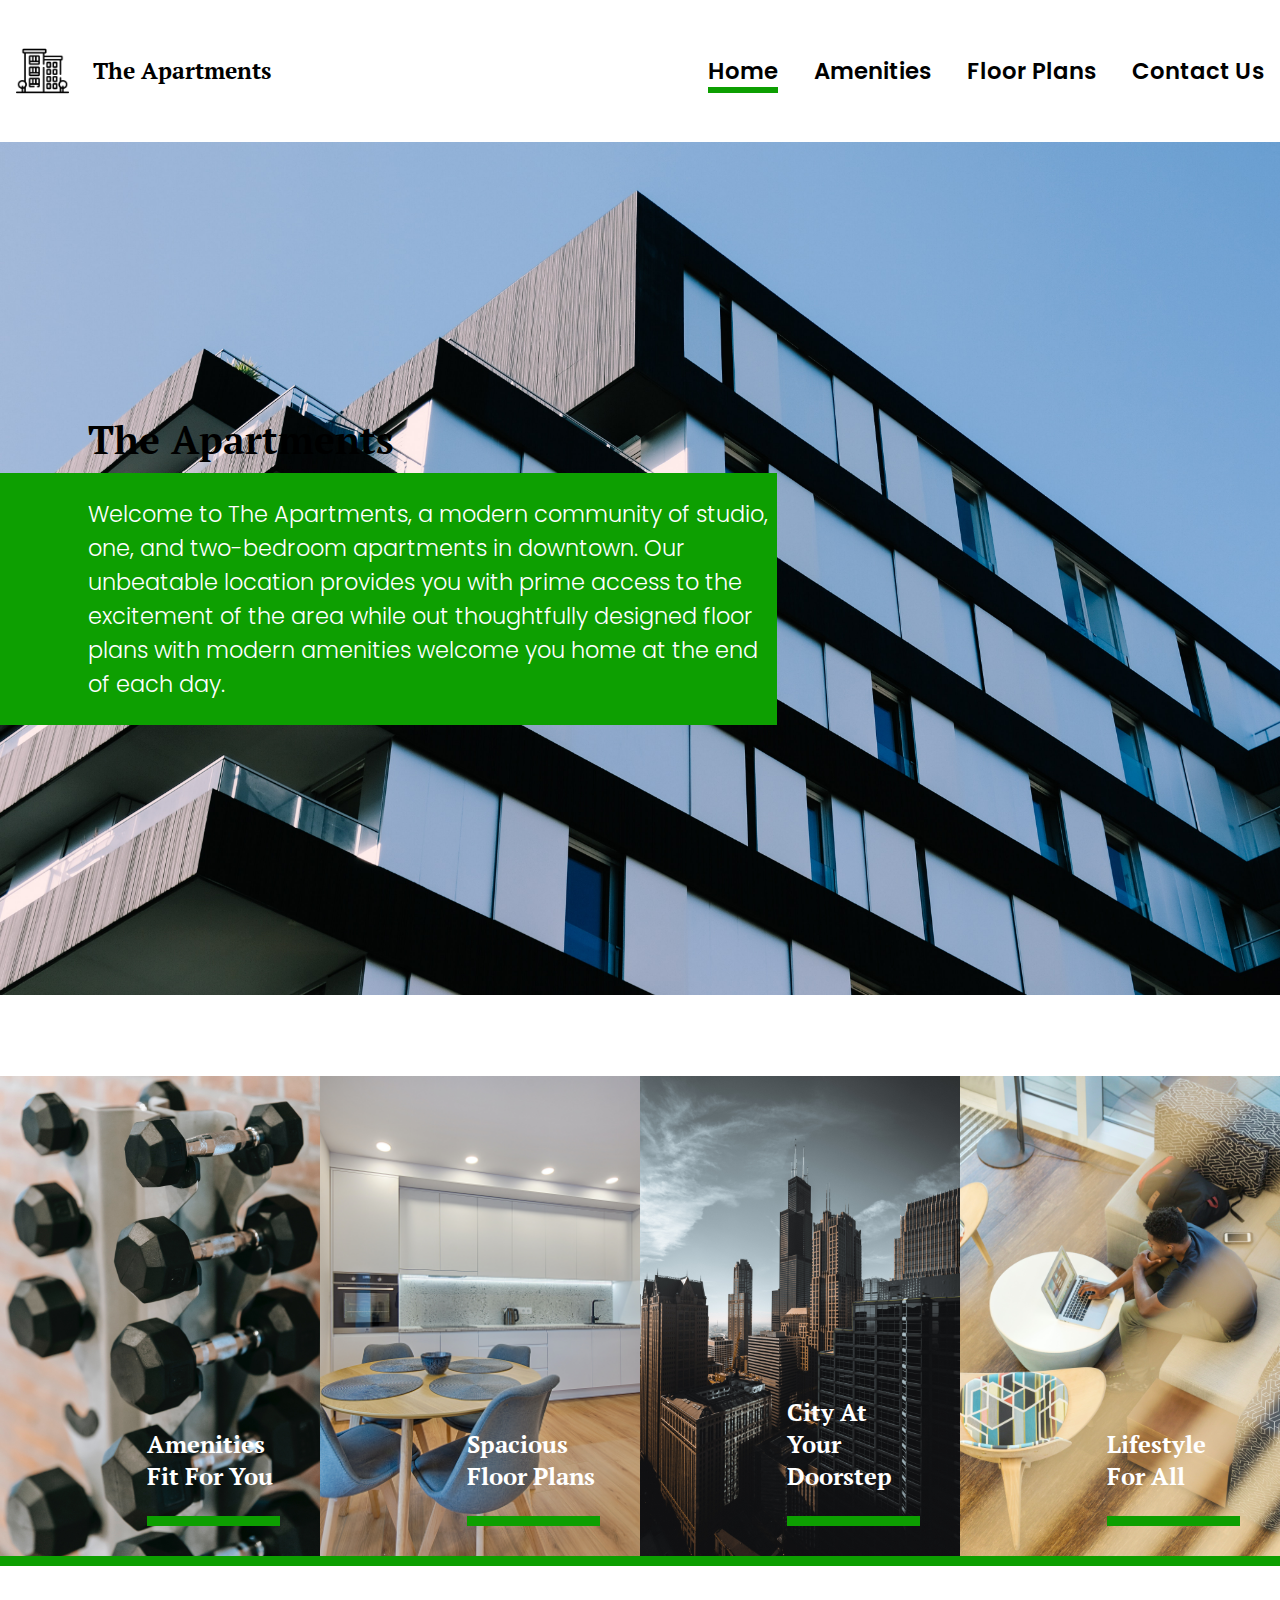
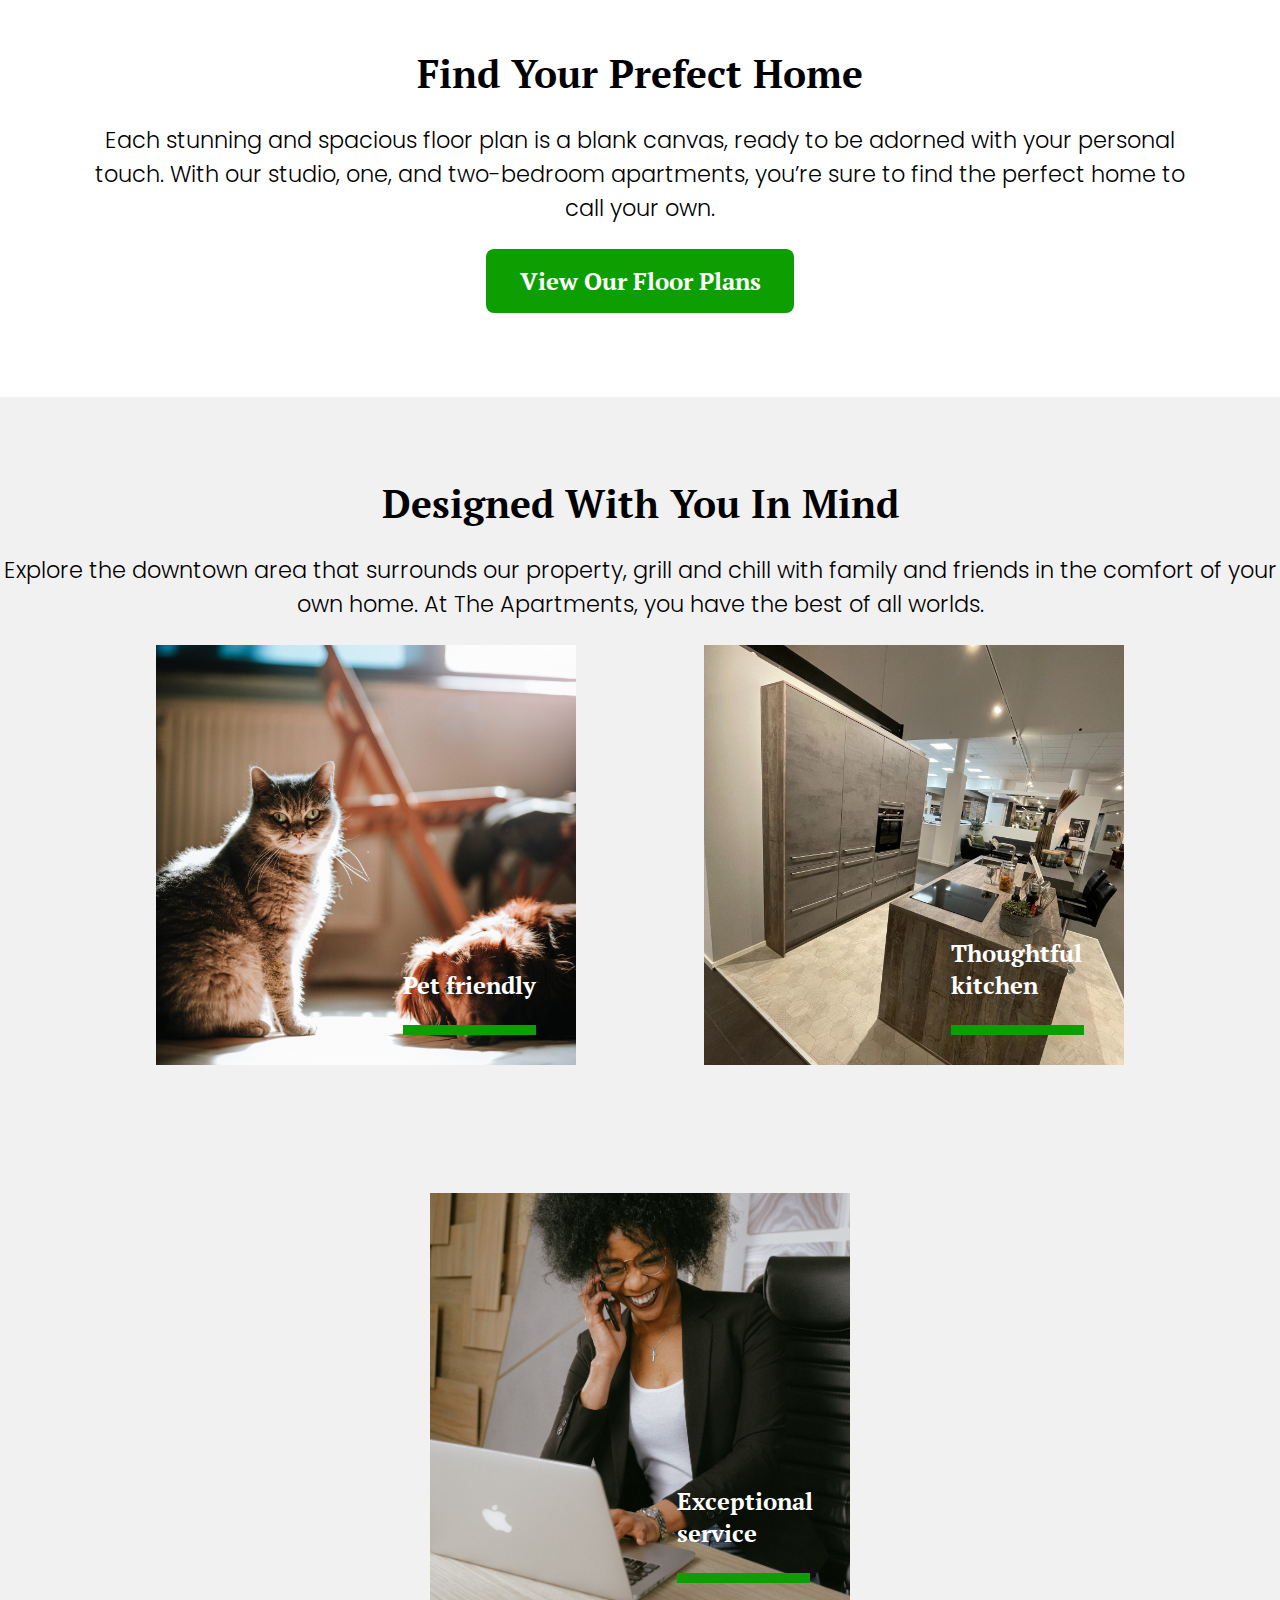
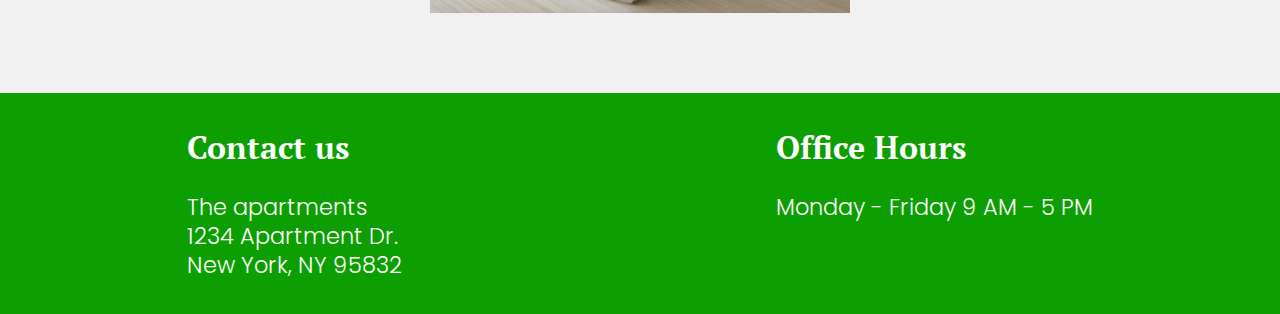
<file: apartment-multi-page-challenge/index.html>
<!DOCTYPE html>
<html lang="en">

<head>
  <meta charset="UTF-8">
  <meta name="viewport" content="width=device-width, initial-scale=1.0">
  <link rel="stylesheet" href="style.css">
  <link rel="stylesheet" href="home-page.css">
  <link rel="stylesheet" href="navbar.css">
  <script src="index.js" defer></script>
  <title>The Apartments</title>
</head>

<body>
  <header>
    <nav class="nav">
      <section class="the-apartments-container">
        <img class="apartment-logo" src="assets/The Apartment Logo.png" alt="The Apartment logo">
        <span class="apartment-text">The Apartments</span>
      </section>
      <svg class="hamburger" id="hamburger-btn" viewBox="0 0 24 24" fill="none" xmlns="http://www.w3.org/2000/svg">
        <g id="SVGRepo_bgCarrier" stroke-width="0"></g>
        <g id="SVGRepo_tracerCarrier" stroke-linecap="round" stroke-linejoin="round"></g>
        <g id="SVGRepo_iconCarrier">
          <path d="M20 7L4 7" stroke="#0D9F01" stroke-width="1.5" stroke-linecap="round"></path>
          <path d="M20 12L4 12" stroke="#0D9F01" stroke-width="1.5" stroke-linecap="round"></path>
          <path d="M20 17L4 17" stroke="#0D9F01" stroke-width="1.5" stroke-linecap="round"></path>
        </g>
      </svg>
      <ul class="nav-links" id="nav-links">
        <svg class="close-btn" id="close-btn" viewBox="0 0 1024 1024" xmlns="http://www.w3.org/2000/svg" fill="#000000">
          <g id="SVGRepo_bgCarrier" stroke-width="0"></g>
          <g id="SVGRepo_tracerCarrier" stroke-linecap="round" stroke-linejoin="round"></g>
          <g id="SVGRepo_iconCarrier">
            <path fill="#ffffff"
              d="M195.2 195.2a64 64 0 0 1 90.496 0L512 421.504 738.304 195.2a64 64 0 0 1 90.496 90.496L602.496 512 828.8 738.304a64 64 0 0 1-90.496 90.496L512 602.496 285.696 828.8a64 64 0 0 1-90.496-90.496L421.504 512 195.2 285.696a64 64 0 0 1 0-90.496z">
            </path>
          </g>
        </svg>
        <li><a class="active" href="/apartment-multi-page-challenge/">Home</a></li>
        <li><a href="/apartment-multi-page-challenge/amenities/amenities.html">Amenities</a></li>
        <li><a href="/apartment-multi-page-challenge/floor-plan/floor-plan.html">Floor Plans</a></li>
        <li><a href="#">Contact Us</a></li>
      </ul>
    </nav>
  </header>
  <main>
    <section class="hero-container">
      <img class="hero-img" src="assets/Hero Photo.jpg" alt="Hero photo">
      <div class="hero-text-container">
        <h1>The Apartments</h1>
        <p>Welcome to The Apartments, a modern community
          of studio, one, and two-bedroom apartments in
          downtown. Our unbeatable location provides you
          with prime access to the excitement of the area
          while out thoughtfully designed floor plans with
          modern amenities welcome you home at the end
          of each day.</p>
      </div>
    </section>
    <section class="apartment-images-container">
      <div class="amenities-img">
        <h2 class="amenities-text">Amenities
          Fit For You</h2>
        <img src="assets/Amenities Fit For You.jpg" alt="An image of dumbells">
      </div>
      <div class="living-room-img">
        <h2 class="living-room-text">Spacious Floor Plans</h2>
        <img src="assets/Spacious Floor Plans.jpg" alt="Image of a living room with kitchen">
      </div>
      <div class="city-img">
        <h2 class="city-text">City At
          Your
          Doorstep </h2>
        <img src="assets/City At Your Doorstep.jpg" alt="Image of the city">
      </div>
      <div class="lifestyle-img">
        <h2 class="lifestyle-text">Lifestyle
          For All</h2>
        <img src="assets/Lifestyle For All.jpg" alt="A man sitting in the livving room with his laptop">
      </div>

    </section>
    <section class="perfect-home">
      <h2>Find Your Prefect Home</h2>
      <p>Each stunning and spacious floor plan is a blank canvas, ready to be adorned with your personal touch. With our
        studio, one, and two-bedroom apartments, you’re sure to find the perfect home to call your own.</p>
      <button>View Our Floor Plans</button>
    </section>
    <section class="background-clr">
      <section class="design-mind">
        <h2>Designed With You In Mind</h2>
        <p>Explore the downtown area that surrounds our property, grill and chill with family and friends in the comfort
          of your own home. At The Apartments, you have the best of all worlds.</p>
        <div class="design-mind-images">
          <div class="pet-friendly-img">
            <h2 class="pet-friendly-text">Pet friendly</h2>
            <img src="assets/Pet Friendly.jpg" alt="A friendly cat">
          </div>
          <div class="kitchen-room-img">
            <h2 class="kitchen-room-text">Thoughtful kitchen</h2><img src="assets/Thoughtful Amenities.jpg"
              alt="kitchen room">
          </div>
          <div class="exceptional-service-img">
            <h2 class="exceptional-service-text">Exceptional service</h2>
            <img src="assets/Exceptional Service.jpg" alt="A lady on her phone and laptop">
          </div>

        </div>
      </section>
    </section>
  </main>
  <footer class="footer">
    <div class="contact-us">
      <h3>Contact us</h3>
      <span>The apartments</span>
      <span>1234 Apartment Dr.</span>
      <span>New York, NY 95832</span>
    </div>
    <div class="office-hours">
      <h3>Office Hours</h3>
      <span>Monday - Friday 9 AM - 5 PM</span>
    </div>
  </footer>
</body>

</html>
</file>
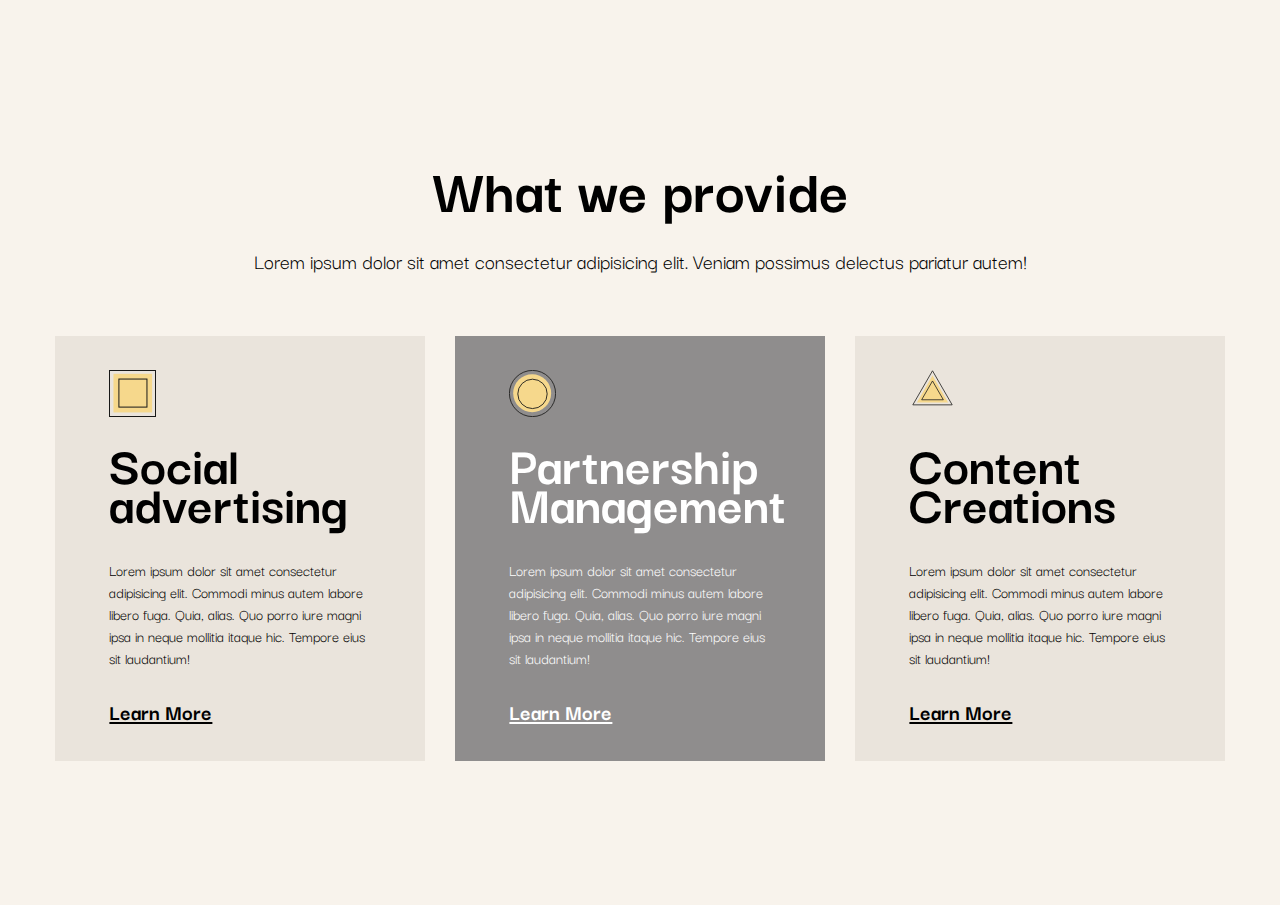
<file: appfeatures-challenge/index.html>
<!DOCTYPE html>
<html lang="en">

<head>
  <meta charset="UTF-8">
  <meta name="viewport" content="width=device-width, initial-scale=1.0">
  <link rel="stylesheet" href="style.css">
  <title>App Features</title>
</head>

<body>
  <main class="app-features-container">
    <h1>What we provide</h1>
    <p>Lorem ipsum dolor sit amet consectetur adipisicing elit. Veniam possimus delectus pariatur autem!</p>
    <section class="card-container">
      <article class="card social-adv">
        <img src="assets/Group18437.svg" alt="square symbol">
        <h2>Social advertising</h2>
        <p>Lorem ipsum dolor sit amet consectetur adipisicing elit. Commodi minus autem labore libero fuga. Quia, alias.
          Quo porro iure magni ipsa in neque mollitia itaque hic. Tempore eius sit laudantium!</p>
        <a href="#">Learn More</a>
      </article>
      <article class="card partnership-man">
        <img src="assets/Group184333.svg" alt="square symbol">
        <h2>Partnership Management</h2>
        <p>Lorem ipsum dolor sit amet consectetur adipisicing elit. Commodi minus autem labore libero fuga. Quia, alias.
          Quo porro iure magni ipsa in neque mollitia itaque hic. Tempore eius sit laudantium!
        </p>
        <a href="#">Learn More</a>
      </article>
      <article class="card content-crea">
        <img src="assets/Group18433.svg" alt="square symbol">
        <h2>Content Creations</h2>
        <p>Lorem ipsum dolor sit amet consectetur adipisicing elit. Commodi minus autem labore libero fuga. Quia, alias.
          Quo porro iure magni ipsa in neque mollitia itaque hic. Tempore eius sit laudantium!</p>
        <a href="#">Learn More</a>
      </article>
    </section>
  </main>
</body>

</html>
</file>
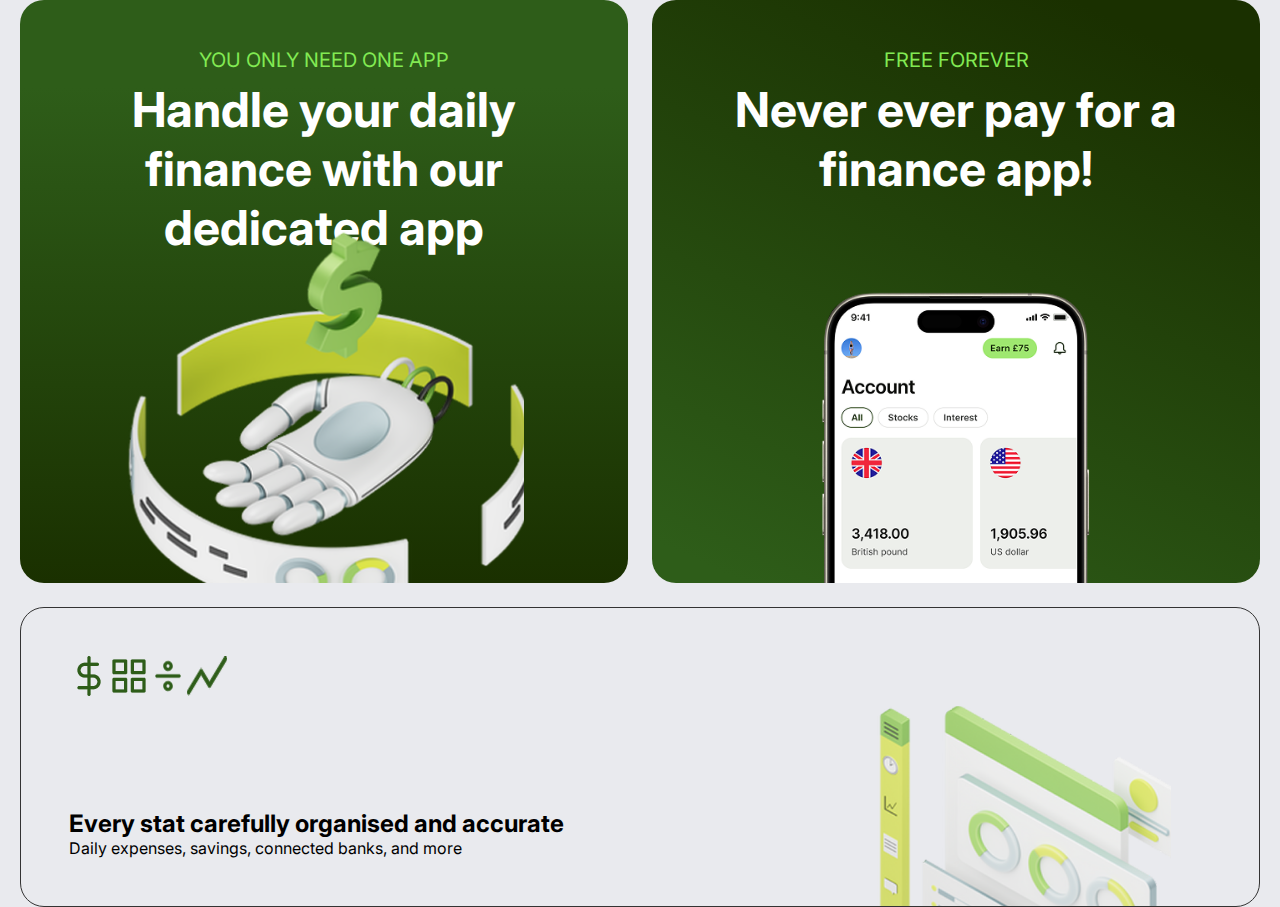
<file: bento-grid-challenge/index.html>
<!DOCTYPE html>
<html lang="en">

<head>
  <meta charset="UTF-8">
  <meta name="viewport" content="width=device-width, initial-scale=1.0">
  <link rel="stylesheet" href="style.css">
  <title>Bento grid challenge</title>
</head>

<body>
  <section class="bento-grid">
    <article class="daily-finance-container">
      <small>YOU ONLY NEED ONE APP</small>
      <h1>Handle your daily finance with our dedicated app</h1>
      <img class="hand-symbol-img" src="assets/3d-img.png" alt="Robot hand holding dollar symbol">
    </article>
    <article class="finance-app-container">
      <small>FREE FOREVER</small>
      <h1>Never ever pay for a finance app!</h1>
      <img class="iphone-15-img" src="assets/iphone-15.png" alt="iPhone 15 cover">
    </article>
    <article class="stat-container">
      <div class="symbols-container">
        <img src="assets/dollar-sign.png" alt="dollar symbol">
        <img src="assets/grid.png" alt="grid symbol">
        <img src="assets/divide.png" alt="divide symbol">
        <img src="assets/Vector.png" alt="vector symbol">
      </div>
      <div class="stat-text-container">
        <h2>Every stat carefully organised and accurate</h2>
        <p>Daily expenses, savings, connected banks, and more</p>
      </div>
      <img class="diagram" src="assets/3d-img-diagram.png" alt="vector img">
    </article>
  </section>
</body>

</html>
</file>
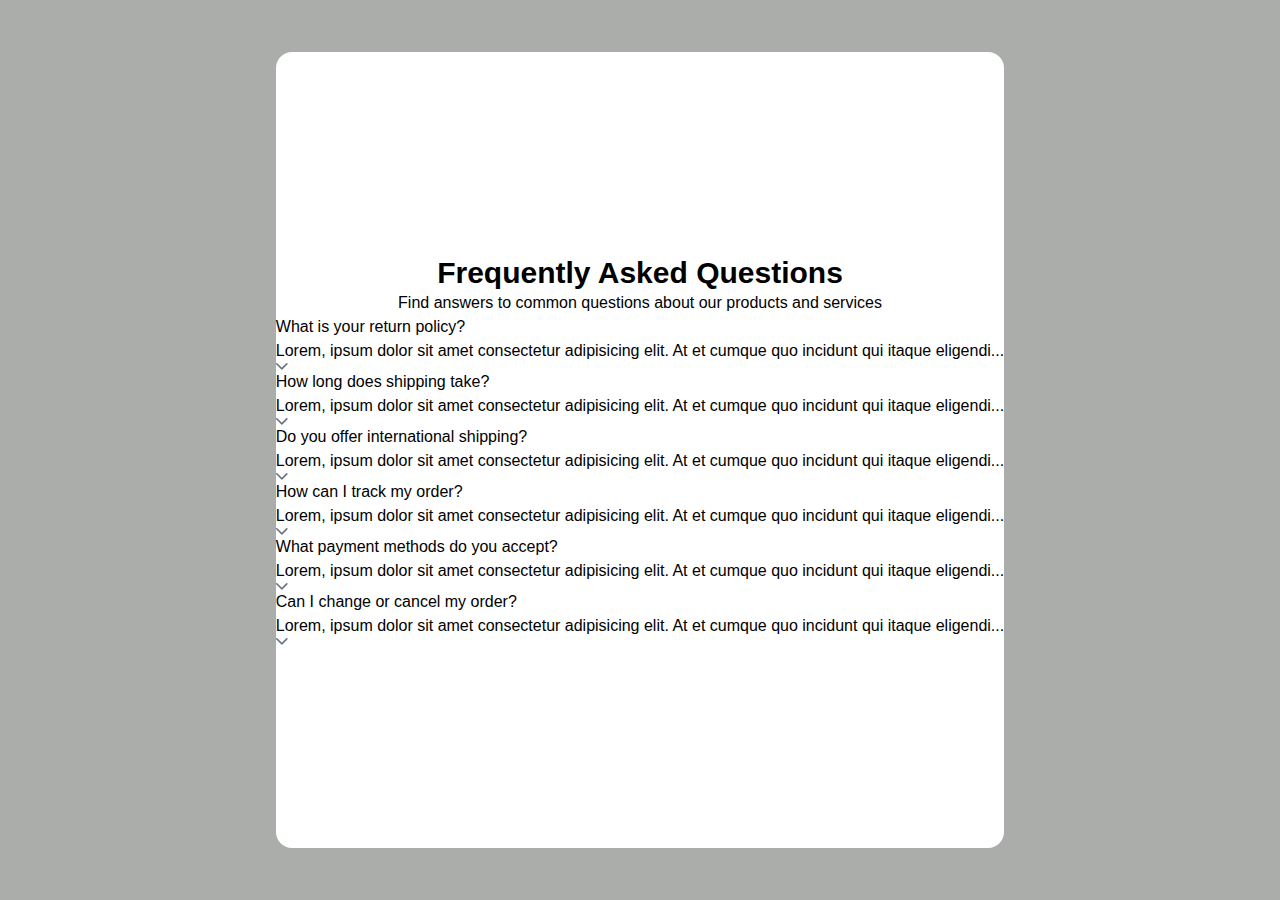
<file: faq-dropdown-challenge/index.html>
<!DOCTYPE html>
<html lang="en">

<head>
  <meta charset="UTF-8">
  <meta name="viewport" content="width='device-width', initial-scale=1.0">

  <link href="./src/output.css" rel="stylesheet">
  <title>Document</title>
</head>

<body class="min-h-screen flex justify-center items-center bg-stone-grey font-sans">
  <article
    class="faq-container bg-white px-64 max-w-[848px] h-199 rounded-2xl flex flex-col justify-center items-center">
    <section class="title-section text-center">
      <h1 class="text-3xl font-bold">Frequently Asked Questions</h1>
      <p>Find answers to common questions about our products and services</p>
    </section>
    <section class="faq-dropdown-section max-w-[720px]">
      <ul>
        <li>What is your return policy?</li>
        <div class="dropdown">
          <p>Lorem, ipsum dolor sit amet consectetur adipisicing elit. At et cumque quo incidunt qui itaque eligendi...
          </p>
          <img src="images/Vector.png" alt="arrow icon">

        </div>
        <li>How long does shipping take?</li>
        <div class="dropdown">
          <p>Lorem, ipsum dolor sit amet consectetur adipisicing elit. At et cumque quo incidunt qui itaque eligendi...
          </p>
          <img src="images/Vector.png" alt="arrow icon">
        </div>
        <li>Do you offer international shipping?</li>
        <div class="dropdown">
          <p>Lorem, ipsum dolor sit amet consectetur adipisicing elit. At et cumque quo incidunt qui itaque eligendi...
          </p>
          <img src="images/Vector.png" alt="arrow icon">
        </div>
        <li>How can I track my order?</li>
        <div class="dropdown">
          <p>Lorem, ipsum dolor sit amet consectetur adipisicing elit. At et cumque quo incidunt qui itaque eligendi...
          </p>
          <img src="images/Vector.png" alt="arrow icon">
        </div>
        <li>What payment methods do you accept?</li>
        <div class="dropdown">
          <p>Lorem, ipsum dolor sit amet consectetur adipisicing elit. At et cumque quo incidunt qui itaque eligendi...
          </p>
          <img src="images/Vector.png" alt="arrow icon">
        </div>
        <li>Can I change or cancel my order?</li>
        <div class="dropdown">
          <p>Lorem, ipsum dolor sit amet consectetur adipisicing elit. At et cumque quo incidunt qui itaque eligendi...
          </p>
          <img src="images/Vector.png" alt="arrow icon">
        </div>
      </ul>
    </section>
  </article>
</body>

</html>
</file>
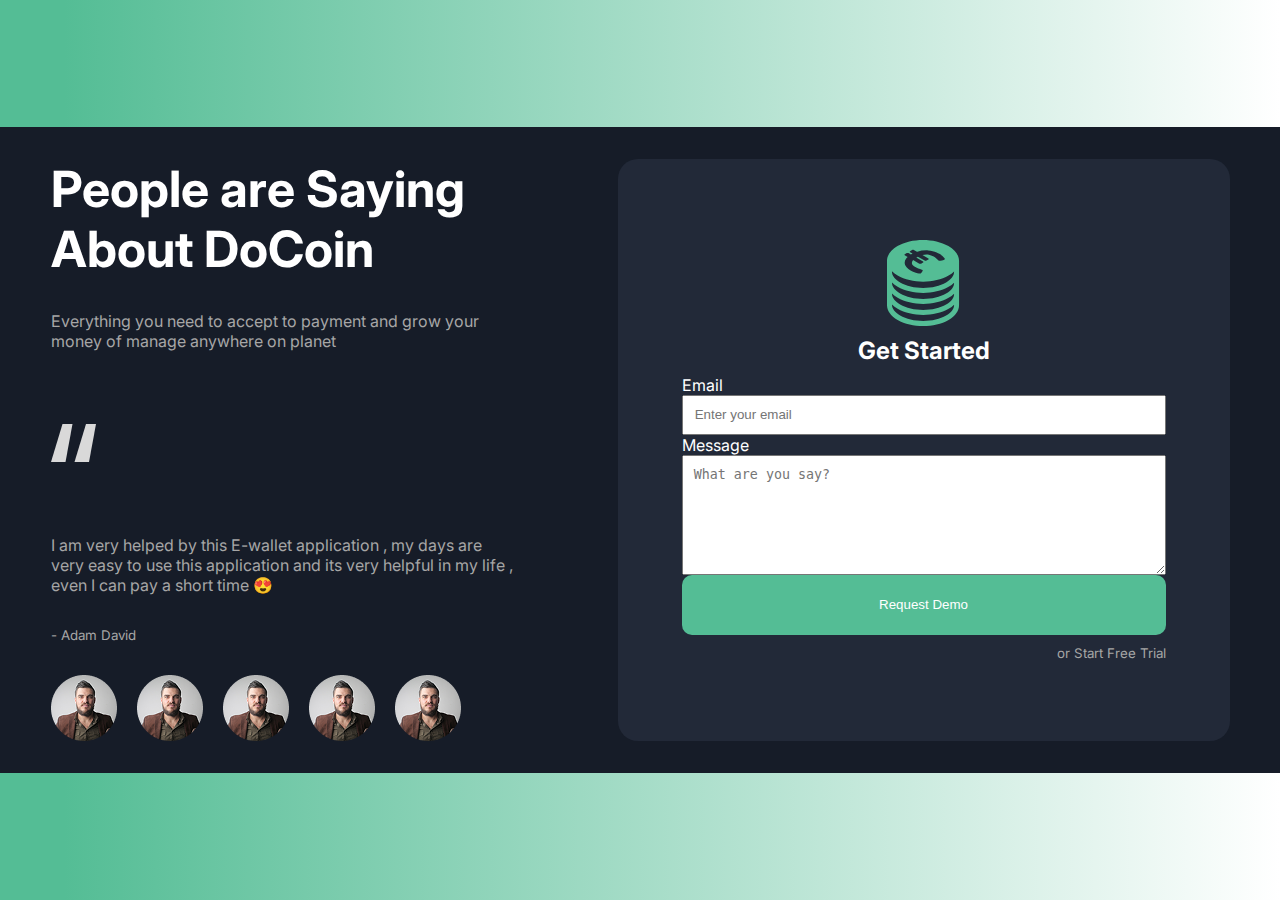
<file: getintouch-challenge/index.html>
<!DOCTYPE html>
<html lang="en">

<head>
  <meta charset="UTF-8">
  <meta name="viewport" content="width=device-width, initial-scale=1.0">
  <link rel="stylesheet" href="style.css">
  <link rel="preconnect" href="https://fonts.googleapis.com">
  <link rel="preconnect" href="https://fonts.gstatic.com" crossorigin>
  <link
    href="https://fonts.googleapis.com/css2?family=Inter:ital,opsz,wght@0,14..32,100..900;1,14..32,100..900&display=swap"
    rel="stylesheet">
  <title>Get In Touch</title>
</head>

<body>
  <section class="form-container">
    <div class="form-container-info">
      <h1>People are Saying About DoCoin</h1>
      <p>Everything you need to accept to payment and grow your money of manage anywhere on planet</p>
      <img class="quote-svg" src="./assets/Group-212.svg" alt="qutoe symbol">
      <p>I am very helped by this E-wallet application , my days are very easy to use this application and its very
        helpful in my life , even I can pay a short time 😍</p>
      <small>- Adam David</small>
      <div class="images-of-people">
        <img src="./assets/Ellipse 55.png" alt=""><img src="./assets/Ellipse 55.png" alt=""><img
          src="./assets/Ellipse 55.png" alt=""><img src="./assets/Ellipse 55.png" alt=""><img
          src="./assets/Ellipse 55.png" alt="">
      </div>
    </div>
    <div>
      <form class="form">
        <img src="./assets/Vector.svg" alt="Currency symbol">
        <h2>Get Started</h2>
        <div class="form-group">
          <label for="email">Email</label>
          <input type="email" for="email" id="email" placeholder="Enter your email">
        </div>
        <div class="form-group">
          <label for="message">Message</label>
          <textarea for="message" id="message" placeholder="What are you say?"></textarea>
        </div>
        <button type="submit">Request Demo</button>
        <small>or Start Free Trial</small>
      </form>
    </div>

  </section>
</body>

</html>
</file>
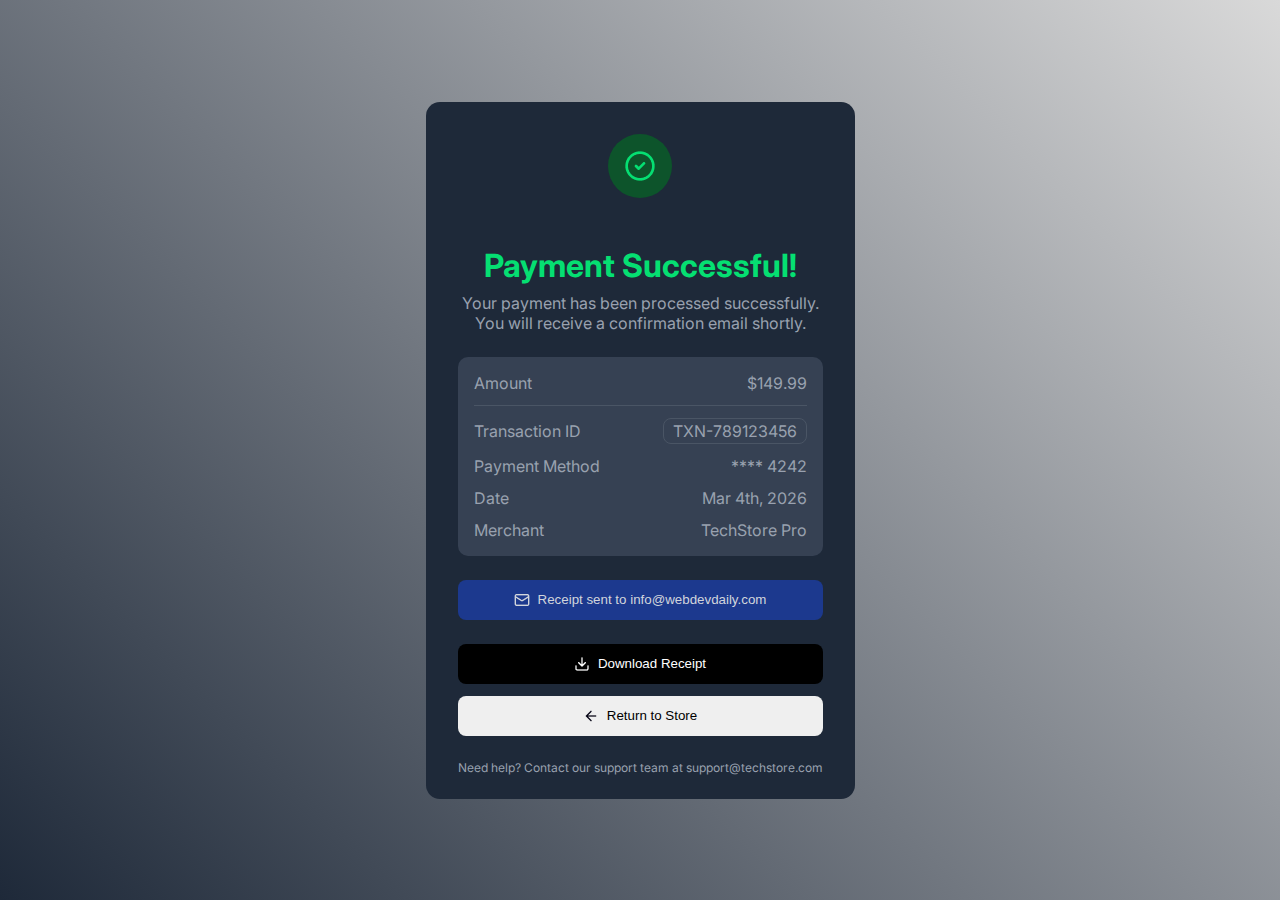
<file: payment-successful-challenge/index.html>
<!DOCTYPE html>
<html lang="en">

<head>
  <meta charset="UTF-8">
  <meta name="viewport" content="width=device-width, initial-scale=1.0">
  <link rel="stylesheet" href="style.css">
  <title>Payment successful</title>
</head>

<body>
  <main class="main">
    <img class="check-circle" src="assets/CheckCircle2.png" alt="check circle">
    <div class="p-successful-container">
      <h1>Payment Successful!</h1>
      <p>Your payment has been processed successfully.</p>
      <p>You will receive a confirmation email shortly.</p>
    </div>
    <article class="purchase-info-container">
      <div class="amount-text">
        <p>Amount</p>
        <p>$149.99</p>
      </div>
      <span class="line"></span>
      <div class="transaction-text">
        <p>Transaction ID</p>
        <p class="transction-id">TXN-789123456</p>
      </div>
      <div class="transaction-text">
        <p>Payment Method</p>
        <p>**** 4242</p>
      </div>
      <div class="transaction-text">
        <p>Date</p>
        <p>Mar 4th, 2026</p>
      </div>
      <div class="transaction-text">
        <p>Merchant</p>
        <p>TechStore Pro</p>
      </div>
    </article>
    <div class="buttons">
      <button><img src="assets/Mail.png" alt="mail icon">Receipt sent to info@webdevdaily.com</button>
      <div class="black-white-btns"> <button><img src="assets/Download.png" alt="download icon">Download
          Receipt</button>
        <button><img src="assets/ArrowLeft.png" alt="ArrowLeft icon">Return to
          Store</button>
      </div>
    </div>
    <small>Need help? Contact our support team at support@techstore.com</small>
  </main>
</body>

</html>
</file>
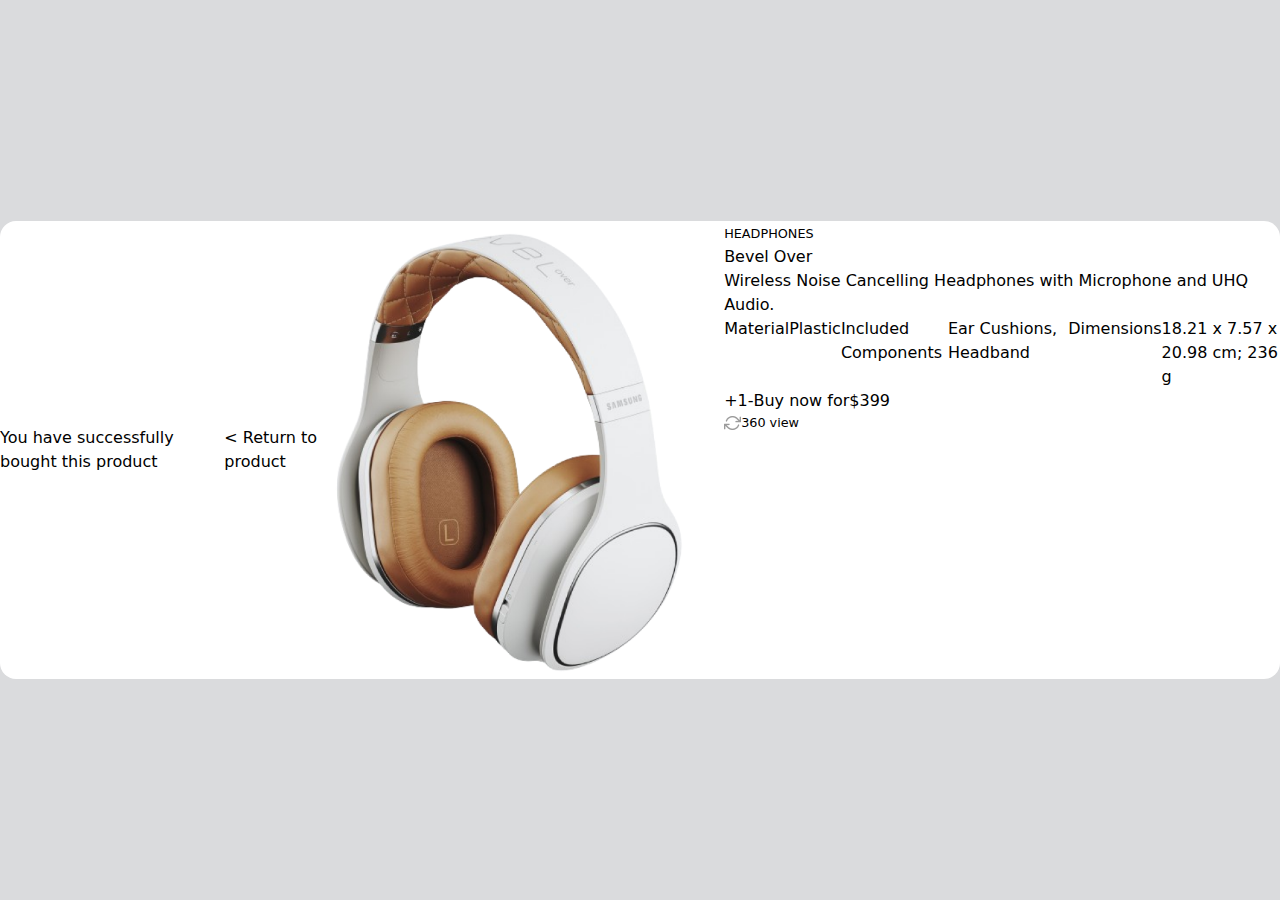
<file: product-info-challenge/index.html>
<!doctype html>
<html>

<head>
  <meta charset="UTF-8">
  <meta name="viewport" content="width=device-width, initial-scale=1.0">
  <link href="./src/output.css" rel="stylesheet">
  <script src="main.js" defer></script>
</head>

<body class="min-h-screen bg-whitegrey flex justify-center items-center">
  <article
    class="flex flex-col product-container md:max-w-[1440px] bg-white rounded-2xl px-10 md:px-32  h-full py-44 md:max-h-[900px] md:flex-row md:items-center ">
    <div id="success-page" class="flex flex-col items-center justify-center">
      <h1 class="text-3xl text-green-500">You have successfully bought this product</h1>
      <p id="return-btn" class="text-2xl cursor-pointer">
        < Return to product</p>
          <p class="text-2xl" id="total-amount"></p>
          <p class="text-2xl" id="total-sum"></p>
    </div>
    <div id="product-img" class="product-img-container">
      <img class="max-w-full w-(--w-headphones)" src="images/product-headphones.png" alt="Headphones">
    </div>
    <div id="product-container" class="product-info-container max-w-[520px] w-full">
      <div class="product-info">
        <small class="font-poppins tracking-[2px] text-[14px]">HEADPHONES</small>
        <h1 class="font-poppins tracking-[-2px] text-4xl mb-3">Bevel Over</h1>
        <p class="font-roboto text-[18px] text-gray-p">Wireless Noise Cancelling Headphones with Microphone and UHQ
          Audio.
        </p>
      </div>
      <ul
        class="flex flex-col border-solid border-2 border-brown/90 rounded-sm bg-lightorange/10 font-roboto text-sm font-bold text-textbrown mt-20 mb-11">
        <li class="flex flex-col md:flex-row justify-between px-4 py-3 border-b-2 border-brown/90">
          <span>Material</span><span>Plastic</span>
        </li>
        <li class="flex flex-col md:flex-row justify-between px-4 py-3 "><span>Included
            Components</span><span>Ear Cushions, Headband</span>
        </li>
        <li class="flex flex-col md:flex-row justify-between px-4 py-3 border-t-2 border-brown/90 ">
          <span>Dimensions</span><span>18.21 x
            7.57 x 20.98 cm; 236 g</span>
        </li>
      </ul>
      <div class="buttons flex flex-col items-center md:items-start md:flex-row justify-between md:justify-start gap-5">
        <div
          class="amount-btn rounded-4xl border-black/30 flex items-center justify-around max-w-40.5 w-full border-2 font-bold h-16">
          <button id="increment-btn" class="border-r h-full border-black/30 pr-4 cursor-pointer">+</button>
          <div id="product-amount"></div>
          <button id="decrement-btn" class=" border-l h-full border-black/30 pl-4 cursor-pointer">-</button>
        </div>
        <div id="buy-now-cta"
          class="buy-now-cta border-2 border-brown/70 bg-lightorange/10 max-w-[245px] w-full h-16 rounded-4xl flex items-center justify-around text-brown font-roboto">
          <a href="#">Buy now for</a>
          <span id="product-sum" class="border-l border-customorange h-full flex items-center pl-4"></span>
        </div>
      </div>
      <div class="mt-20.5 flex items-center">
        <div class="circle rounded-full w-11.25  h-11.25 bg-customorange mr-2"></div>
        <small class="flex items-center gap-2"><img src="images/Icon.png" alt="rotate icon">360 view</small>
      </div>
    </div>
  </article>
</body>

</html>
</file>
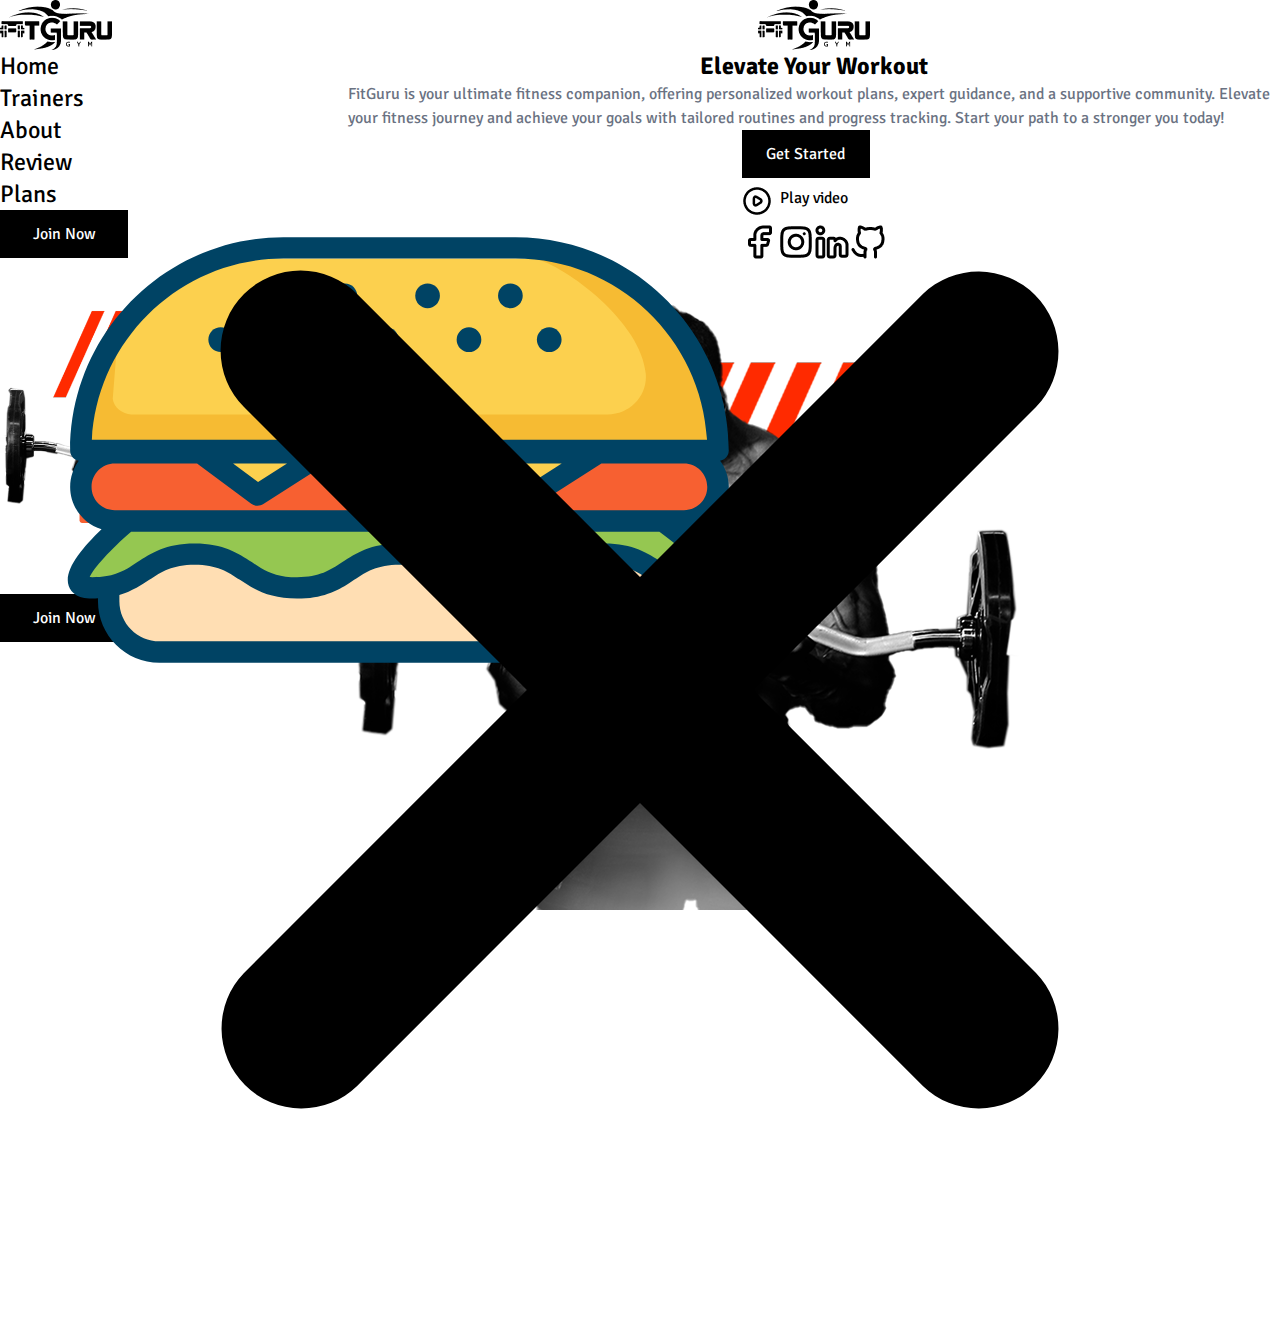
<file: workout-hero-challenge/index.html>
<!doctype html>
<html>

<head>
  <meta charset="UTF-8">
  <meta name="viewport" content="width=device-width, initial-scale=1.0">
  <link href="./src/output.css" rel="stylesheet">
  <script src="main.js" defer></script>
</head>

<body class="flex justify-center h-screen relative sm:min-h-screen sm:items-center font-signika overflow-x-hidden">
  <header id="hamburger-menu-btn"
    class="flex-col h-full justify-start top-0 left-0  items-center px-0 sm:flex sm:flex-row sm:justify-between  sm:absolute sm:px-16 sm:h-12 sm:mt-9 sm:w-full">
    <a href="#" class="cursor-pointer"><img id="logo" class="mx-auto mt-30 hidden" src="images/Vector.png"
        alt="FitGuru logo"></a>
    <img id="hamburger-btn" class="absolute cursor-pointer w-8 top-5 right-5 sm:hidden"
      src="images/hamburger-svgrepo-com (1).svg" alt="hamburger icon">
    <svg id="exit-btn" class="hidden absolute cursor-pointer w-8 top-5 right-5 sm:hidden" viewBox="0 0 1024 1024"
      xmlns="http://www.w3.org/2000/svg" fill="#000000">
      <g id="SVGRepo_bgCarrier" stroke-width="0"></g>
      <g id="SVGRepo_tracerCarrier" stroke-linecap="round" stroke-linejoin="round"></g>
      <g id="SVGRepo_iconCarrier">
        <path fill="#000000"
          d="M195.2 195.2a64 64 0 0 1 90.496 0L512 421.504 738.304 195.2a64 64 0 0 1 90.496 90.496L602.496 512 828.8 738.304a64 64 0 0 1-90.496 90.496L512 602.496 285.696 828.8a64 64 0 0 1-90.496-90.496L421.504 512 195.2 285.696a64 64 0 0 1 0-90.496z">
        </path>
      </g>
    </svg>
    <ul id="menu" class="hidden flex-col sm:flex sm:flex-row text-center">
      <li class="text-2xl py-5 cursor-pointer sm:mb-0 text-c"><a href="#">Home</a></li>
      <li class="text-2xl py-5 cursor-pointer sm:mb-0 text-c"><a href="#">Trainers</a></li>
      <li class="text-2xl py-5 cursor-pointer sm:mb-0 text-c"><a href="#">About</a></li>
      <li class="text-2xl py-5 cursor-pointer sm:mb-0 text-c"><a href="#">Review</a></li>
      <li class="text-2xl py-5 cursor-pointer sm:mb-0 text-c"><a href="#">Plans</a></li>
      <button
        class="mx-auto text-1xl py-5 w-32 h-12 bg-black rounded-2xl text-white flex items-center justify-center cursor-pointer sm:hidden">Join
        Now</button>
      <img class="w-56 mx-auto mt-37" src="images/hero-img.png" alt="strong man">
    </ul>
    <button
      class="hidden text-1xl py-5 w-32 h-12 bg-black rounded-2xl text-white items-center justify-center cursor-pointer sm:flex">Join
      Now</button>
  </header>
  <main class="flex">
    <aside class="h-screen flex-2 bg-white">
      <section class="elevate-container px-2 flex flex-col items-center text-center mt-20 gap-2.5">
        <a href="#" class="cursor-pointer"><img id="logo" class="w-24" src="images/Vector.png" alt="FitGuru logo"></a>
        <h1 class="text-2xl font-bold">Elevate Your Workout</h1>
        <p class="text-gray-500">FitGuru is your ultimate fitness companion, offering personalized workout plans, expert
          guidance, and a
          supportive community. Elevate your fitness journey and achieve your goals with tailored routines and progress
          tracking. Start your path to a stronger you today!</p>
        <div class="btn-container-hero flex flex-col gap-2 cursor-pointer mt-4">
          <button
            class="get-started text-1xl font-semibold py-5 w-32 h-12 bg-black rounded-2xl text-white flex items-center justify-center">Get
            Started</button>
          <div class="play-video flex gap-2">
            <img class="w-6" src="images/play-circle.png" alt="play circle">
            <p>Play video</p>
          </div>
          <div class="socials flex w-6 gap-3 mt-4 cursor-pointer"><img src="images/facebook-02.png"
              alt="facebook icon"><img src="images/instagram.png" alt="instagram icon"><img src="images/linkedin-02.png"
              alt="linkedin icon"><img src="images/github.png" alt="github icon">
          </div>
        </div>
      </section>
      <img class="" src="images/hero-img.png" alt="hero img">
    </aside>
    <aside class="h-screen flex-0 sm:flex-1 bg-gray-900 hidden sm:flex">
    </aside>
  </main>

</body>

</html>
</file>
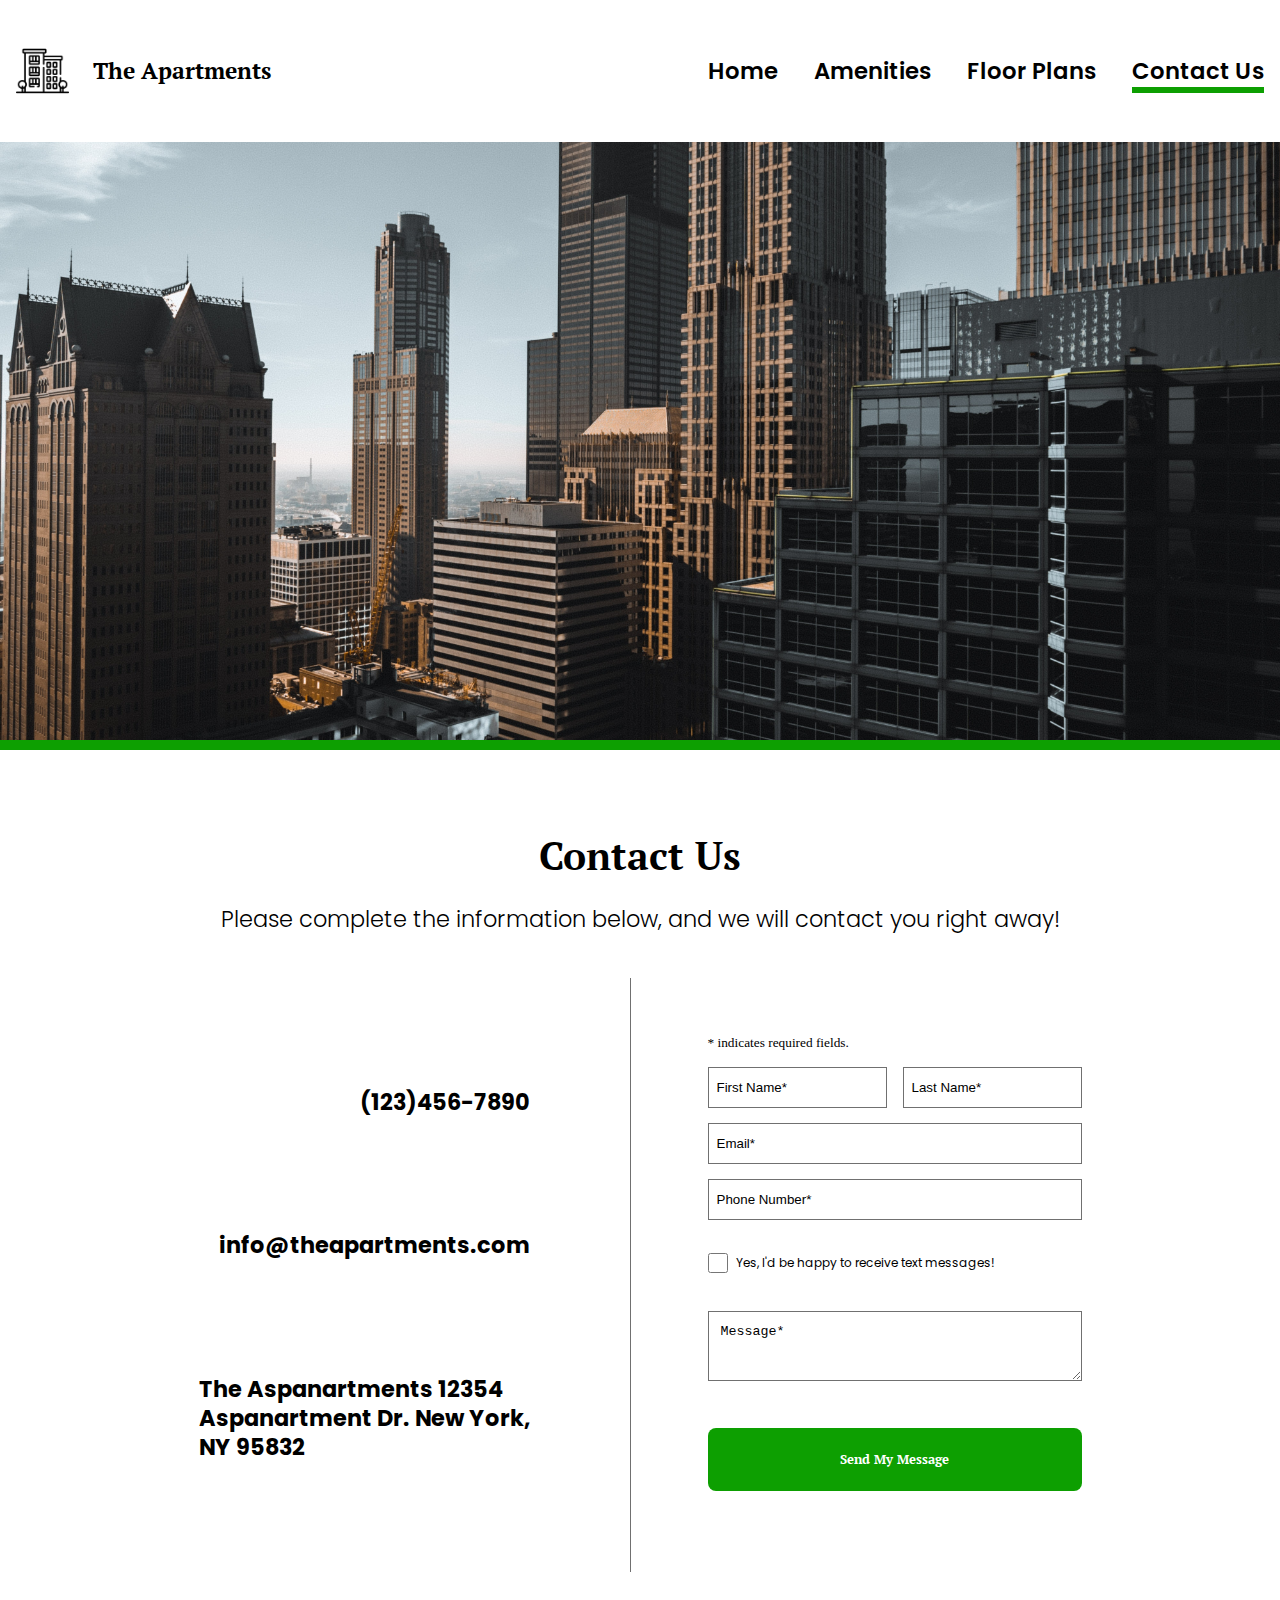
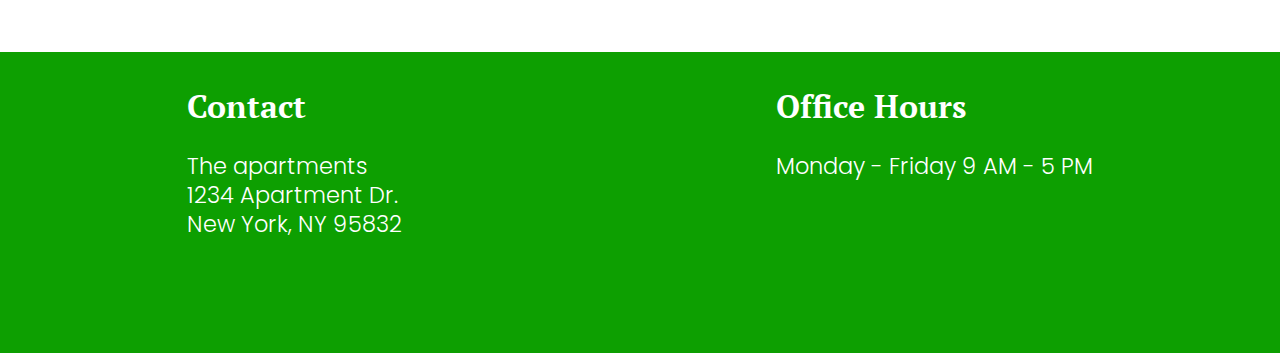
<file: apartment-multi-page-challenge/contact-us/contact-us.html>
<!DOCTYPE html>
<html lang="en">

<head>
  <meta charset="UTF-8">
  <meta name="viewport" content="width=device-width, initial-scale=1.0">
  <link rel="stylesheet" href="../style.css">
  <link rel="stylesheet" href="../navbar.css">
  <link rel="stylesheet" href="contact-us.css">
  <script src="../index.js" defer></script>
  <link rel="apple-touch-icon" sizes="180x180" href="../favicon/">
  <link rel="icon" type="image/png" sizes="32x32" href="../favicon/favicon-32x32.png">
  <link rel="icon" type="image/png" sizes="16x16" href="../favicon/favicon-16x16.png">
  <link rel="manifest" href="../favicon/site.webmanifest">
  <title>Contact us</title>
</head>

<body>
  <header>
    <nav class="nav">
      <section class="the-apartments-container">
        <img class="apartment-logo" src="../assets/The Apartment Logo.png" alt="The Apartment logo">
        <span class="apartment-text">The Apartments</span>
      </section>
      <svg class="hamburger" id="hamburger-btn" viewBox="0 0 24 24" fill="none" xmlns="http://www.w3.org/2000/svg">
        <g id="SVGRepo_bgCarrier" stroke-width="0"></g>
        <g id="SVGRepo_tracerCarrier" stroke-linecap="round" stroke-linejoin="round"></g>
        <g id="SVGRepo_iconCarrier">
          <path d="M20 7L4 7" stroke="#0D9F01" stroke-width="1.5" stroke-linecap="round"></path>
          <path d="M20 12L4 12" stroke="#0D9F01" stroke-width="1.5" stroke-linecap="round"></path>
          <path d="M20 17L4 17" stroke="#0D9F01" stroke-width="1.5" stroke-linecap="round"></path>
        </g>
      </svg>
      <ul class="nav-links" id="nav-links">
        <svg class="close-btn" id="close-btn" viewBox="0 0 1024 1024" xmlns="http://www.w3.org/2000/svg" fill="#000000">
          <g id="SVGRepo_bgCarrier" stroke-width="0"></g>
          <g id="SVGRepo_tracerCarrier" stroke-linecap="round" stroke-linejoin="round"></g>
          <g id="SVGRepo_iconCarrier">
            <path fill="#ffffff"
              d="M195.2 195.2a64 64 0 0 1 90.496 0L512 421.504 738.304 195.2a64 64 0 0 1 90.496 90.496L602.496 512 828.8 738.304a64 64 0 0 1-90.496 90.496L512 602.496 285.696 828.8a64 64 0 0 1-90.496-90.496L421.504 512 195.2 285.696a64 64 0 0 1 0-90.496z">
            </path>
          </g>
        </svg>
        <li><a href="../index.html">Home</a></li>
        <li><a href="../amenities/amenities.html">Amenities</a></li>
        <li><a href="../floor-plan/floor-plan.html">Floor Plans</a></li>
        <li><a class="active" href="../contact-us/contact-us.html">Contact Us</a></li>
      </ul>
    </nav>
  </header>
  <main>
    <img class="city-landscape-img" src="../assets/City At Your Doorstep.jpg" alt="city landscape with skyscrapers">
    <section class="contact-us">
      <h1>Contact Us</h1>
      <p>Please complete the information below, and we will contact you right away!</p>
      <div class="contact-us-container">
        <ul class="contact-info">
          <li>(123)456-7890</li>
          <li>info@theapartments.com</li>
          <li>
            <span>The Aspanartments 12354</span>
            <span>Aspanartment Dr. New York,</span>
            <span>NY 95832</span>
          </li>
        </ul>
        <span class="line"></span>
        <p>Please complete the information below, and we will contact you right away!</p>
      </div>
      <div class="test">
        <ul class="contact-info-clone">
          <li>(123)456-7890</li>
          <li>info@theapartments.com</li>
          <li>
            <span>The Aspanartments 12354</span>
            <span>Aspanartment Dr. New York,</span>
            <span>NY 95832</span>
          </li>
        </ul>
        <span class="line-two"></span>
        <form action="#">
          <small>* indicates required fields.</small>
          <div class="form-group-wrapping">
            <div class="form group"> <label class="sr-only" for="firstName">First Name</label>
              <input type="name" name="firstname" id="firstname" placeholder="First Name*" required>
            </div>
            <div class="form group"> <label class="sr-only" for="lastname">Last Name</label>
              <input type="name" name="lastname" id="lastname" placeholder="Last Name*" required>
            </div>
          </div>
          <div class="form group"> <label class="sr-only" for="email">Email</label>
            <input type="email" name="email" id="email" placeholder="Email*" required>
          </div>
          <div class="form group"> <label class="sr-only" for="phonenumber">Phone Number</label>
            <input type="number" name="phonenumber" id="phonenumber" placeholder="Phone Number*" required>
          </div>
          <label class="checkbox" for="checkbox">
            <input type="checkbox" id="checkbox">
            Yes, I'd be happy to receive text messages!
          </label>
          <textarea name="message" id="message" placeholder="Message*"></textarea>
          <button class="send-message">Send My Message</button>
        </form>
      </div>
    </section>
  </main>
  <footer class="footer">
    <div class="contact-us">
      <h3>Contact</h3>
      <span>The apartments</span><span>1234 Apartment Dr.</span><span>New York, NY 95832</span>
    </div>
    <div class="office-hours">
      <h3>Office Hours</h3>
      <span>Monday - Friday 9 AM - 5 PM</span>
    </div>
  </footer>
</body>

</html>
</file>
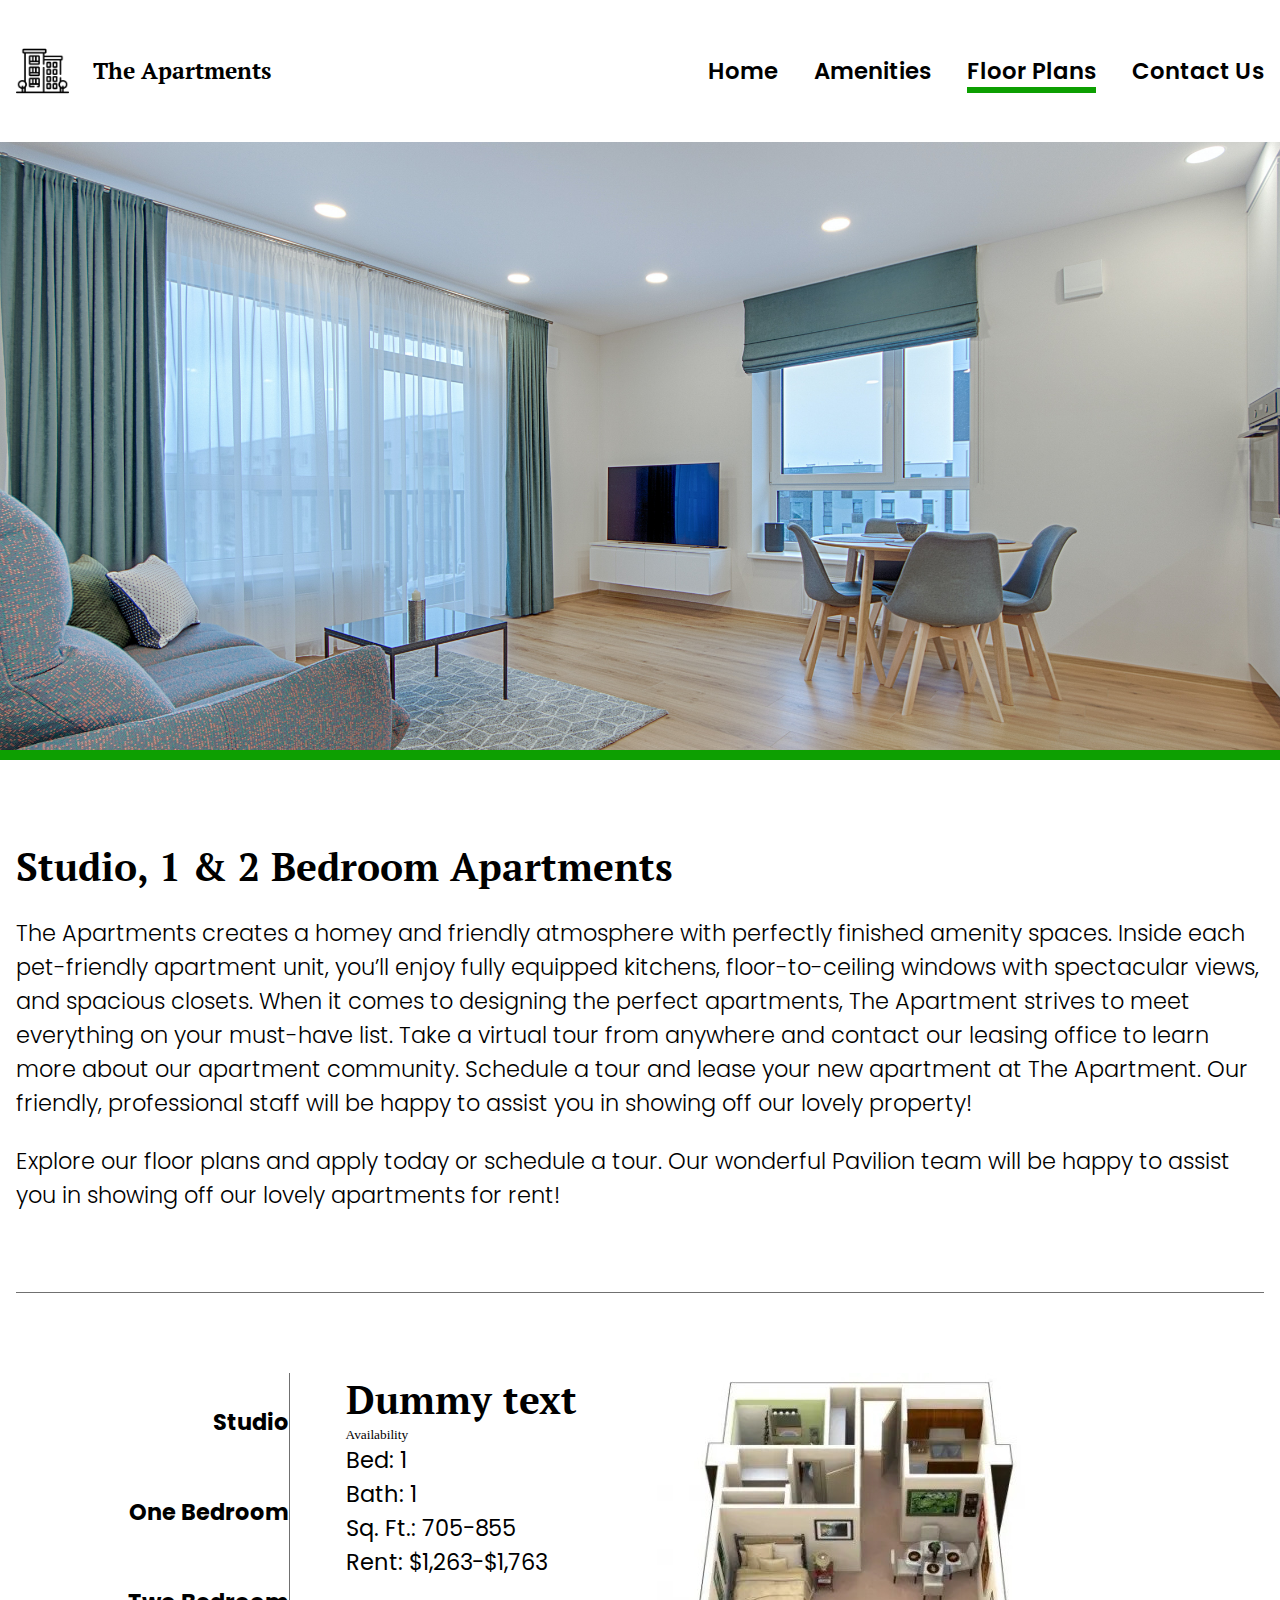
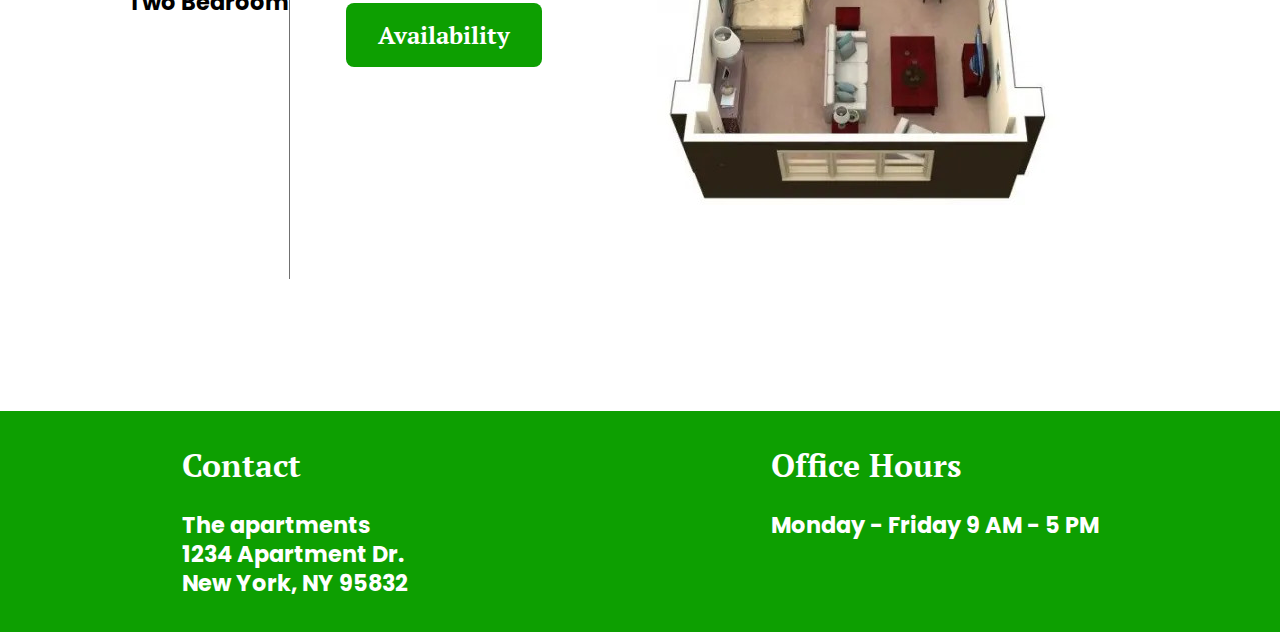
<file: apartment-multi-page-challenge/floor-plan/floor-plan.html>
<!DOCTYPE html>
<html lang="en">

<head>
  <meta charset="UTF-8">
  <meta name="viewport" content="width=device-width, initial-scale=1.0">
  <link rel="stylesheet" href="/apartment-multi-page-challenge/style.css">
  <link rel="stylesheet" href="/apartment-multi-page-challenge/navbar.css">
  <link rel="stylesheet" href="floor-plan.css">
  <script src="/apartment-multi-page-challenge/index.js" defer></script>
  <title>Amenities</title>
</head>

<body>
  <header>
    <nav class="nav">
      <section class="the-apartments-container">
        <img class="apartment-logo" src="/apartment-multi-page-challenge/assets/The Apartment Logo.png"
          alt="The Apartment logo">
        <span class="apartment-text">The Apartments</span>
      </section>
      <svg class="hamburger" id="hamburger-btn" viewBox="0 0 24 24" fill="none" xmlns="http://www.w3.org/2000/svg">
        <g id="SVGRepo_bgCarrier" stroke-width="0"></g>
        <g id="SVGRepo_tracerCarrier" stroke-linecap="round" stroke-linejoin="round"></g>
        <g id="SVGRepo_iconCarrier">
          <path d="M20 7L4 7" stroke="#0D9F01" stroke-width="1.5" stroke-linecap="round"></path>
          <path d="M20 12L4 12" stroke="#0D9F01" stroke-width="1.5" stroke-linecap="round"></path>
          <path d="M20 17L4 17" stroke="#0D9F01" stroke-width="1.5" stroke-linecap="round"></path>
        </g>
      </svg>
      <ul class="nav-links" id="nav-links">
        <svg class="close-btn" id="close-btn" viewBox="0 0 1024 1024" xmlns="http://www.w3.org/2000/svg" fill="#000000">
          <g id="SVGRepo_bgCarrier" stroke-width="0"></g>
          <g id="SVGRepo_tracerCarrier" stroke-linecap="round" stroke-linejoin="round"></g>
          <g id="SVGRepo_iconCarrier">
            <path fill="#ffffff"
              d="M195.2 195.2a64 64 0 0 1 90.496 0L512 421.504 738.304 195.2a64 64 0 0 1 90.496 90.496L602.496 512 828.8 738.304a64 64 0 0 1-90.496 90.496L512 602.496 285.696 828.8a64 64 0 0 1-90.496-90.496L421.504 512 195.2 285.696a64 64 0 0 1 0-90.496z">
            </path>
          </g>
        </svg>
        <li><a href="/apartment-multi-page-challenge/index.html">Home</a></li>
        <li><a href="/apartment-multi-page-challenge/amenities/amenities.html">Amenities</a></li>
        <li><a class="active" href="/apartment-multi-page-challenge/floor-plan/floor-plan.html">Floor Plans</a></li>
        <li><a href="/apartment-multi-page-challenge/contact-us/contact-us.html">Contact Us</a></li>
      </ul>
    </nav>
  </header>
  <main>
    <section class="floor-plan-img-container"> <img class="floor-plan-img"
        src="/apartment-multi-page-challenge/assets/Floor Plan Hero.jpg" alt="floor plan"></section>
    <section class="studio-section">
      <div class="studio-text-container">
        <h1>Studio, 1 & 2 Bedroom
          Apartments</h1>
        <p>The Apartments creates a homey and friendly atmosphere with perfectly finished amenity spaces. Inside each
          pet-friendly apartment unit, you’ll enjoy fully equipped kitchens, floor-to-ceiling windows with spectacular
          views, and spacious closets. When it comes to designing the perfect apartments, The Apartment strives to meet
          everything on your must-have list. Take a virtual tour from anywhere and contact our leasing office to learn
          more about our apartment community. Schedule a tour and lease your new apartment at The Apartment. Our
          friendly, professional staff will be happy to assist you in showing off our lovely property!</p>
        <p>Explore our floor plans and apply today or schedule a tour. Our wonderful Pavilion team will be happy to
          assist you in showing off our lovely apartments for rent!</p>
        <span class="line-one"></span>
      </div>
    </section>
    <section class="floor-plan-selection">
      <ul class="floorplan-text-container">
        <div class="floorplan-text-two">
          <li>Studio</li>
          <li>One Bedroom</li>
          <li>Two Bedroom</li>
        </div>
      </ul>

      <div class="floorplan-container">
        <div class="floorplan-details-container">

          <ul class="studio-list-tags">
            <h2>Dummy text</h2>
            <small>Availability</small>
            <li>Bed: 1</li>
            <li>Bath: 1</li>
            <li>Sq. Ft.: 705-855</li>
            <li>Rent: $1,263-$1,763</li>
            <button class="availability">Availability</button>
          </ul>
        </div>
      </div>
      <img src="/apartment-multi-page-challenge/assets/Sudio.jpg" alt="floor plan">
      </div>
      </div>
    </section>
  </main>
  <footer class="footer">
    <div class="contact-us">
      <h3>Contact</h3>
      <span>The apartments</span><span>1234 Apartment Dr.</span><span>New York, NY 95832</span>
    </div>
    <div class="office-hours">
      <h3>Office Hours</h3>
      <span>Monday - Friday 9 AM - 5 PM</span>
    </div>
  </footer>
</body>

</html>
</file>
<file: apartment-multi-page-challenge/style.css>
@import url("https://fonts.googleapis.com/css2?family=PT+Serif:ital,wght@0,400;0,700;1,400;1,700&display=swap");
@import url("https://fonts.googleapis.com/css2?family=Poppins:ital,wght@0,100;0,200;0,300;0,400;0,500;0,600;0,700;0,800;0,900;1,100;1,200;1,300;1,400;1,500;1,600;1,700;1,800;1,900&display=swap");

:root {
  /* Colors */
  --White: #fff;
  --Snow-Flurry: #e9ffd6;
  --Apple: #0d9f01;
  --Black: #000;

  /* Font Sizes */
  --PT-Serif: clamp(1.5rem, 1.0461rem + 1.7544vw, 2.625rem);
  --Helvetica-Nue-B: clamp(1.25rem, 0.9474rem + 1.1696vw, 2rem);
  --Helvetica-Nue-R: clamp(0.875rem, 0.6228rem + 0.9747vw, 1.5rem);
}

*,
*::before,
*::after {
  margin: 0;
  padding: 0;
  box-sizing: border-box;
}

h1,
h2,
h3 {
  font-family: "PT Serif", serif;
}

h1,
h2 {
  font-size: var(--PT-Serif);
}

h3 {
  font-size: 1.5rem;
}

p,
span {
  font-size: var(--Helvetica-Nue-R);
  font-family: "Poppins", serif;
  font-weight: 300;
}

img {
  display: block;
  max-width: 100%;
}

li {
  font-size: clamp(0.875rem, 0.6228rem + 0.9747vw, 1.5rem);
  font-family: "Poppins", sans-serif;
}

header {
  height: 142px;
  position: relative;
}

.nav-links {
  list-style: none;
}

/* The hero section */
.hero-text-container {
  display: flex;
}

.hero-text-container {
  flex-direction: column;
  text-align: center;
  gap: 8px;
}

/* Four image display */
.apartment-images-container {
  display: grid;
  border-bottom: 10px solid var(--Apple);
}

.apartment-images-container img {
  max-width: 490px;
  width: 100%;
}

/* Find perfect home section */
.perfect-home,
.design-mind {
  display: flex;
  flex-direction: column;
  text-align: center;
}

.perfect-home > button {
  font-family: "PT Serif", sans-serif;
  border: none;
  background-color: var(--Apple);
  color: white;
  border-radius: 8px;
  width: 308px;
  cursor: pointer;
  height: 64px;
}

/* Designed with mind section */
.background-clr {
  width: 100%;
  background-color: #f1f1f1;
}

/* Footer */
.footer {
  display: flex;
  background-color: var(--Apple);
  color: var(--White);
  justify-content: space-around;
  padding: 34px 0px;
}

.footer h3 {
  font-size: 2rem;
  margin-bottom: 24px;
}

.contact-us,
.office-hours {
  display: flex;
  flex-direction: column;
  font-weight: 400;
  line-height: 1.3;
}

/* Mobile view */
@media screen and (max-width: 25.875em) {
  .footer {
    flex-direction: column;
    padding-left: 1rem;
  }

  .footer h3 {
    font-size: 1.25rem;
    margin-bottom: 8px;
  }

  .contact-us {
    display: flex;
    flex-direction: column;
    margin-bottom: 18px;
  }
}

/* Custom breakpoint */
@media screen and (max-width: 53.3125em) {
  .apartment-images-container h2 {
    display: none;
  }

  .design-mind-images h2 {
    position: static;
    border: none;
    color: black;
    margin: 0 auto;
    max-width: 100%;
    text-align: center;
    margin: 16px 0px 8px 0px;
  }
}
</file>
<file: apartment-multi-page-challenge/home-page.css>
/* Mobile view */
@media screen and (max-width: 25.875em) {
  /* The navigation bar */
  .apartment-logo {
    width: 1.5rem;
  }

  header {
    height: 48px;
  }

  .nav {
    display: flex;
    padding: 0rem 1rem;
    justify-content: space-between;
    height: 100%;
    align-items: center;
  }

  ul {
    display: none;
  }

  .hamburger {
    width: 1.5rem;
    cursor: pointer;
  }

  /* The hero section */
  .hero-img,
  .hero-text-container {
    margin-bottom: 18.6px;
  }

  .apartment-images-container h2 {
    display: none;
  }

  .hero-text-container {
    flex-direction: column;
    text-align: center;
    gap: 8px;
  }

  /* Four image display */
  .apartment-images-container {
    grid-template-columns: repeat(2, 1fr);
    grid-template-rows: repeat(2, 1fr);
    gap: 4px;
  }

  /* Find perfect home section */
  .perfect-home {
    padding: 1.5rem 0rem;
    gap: 1rem;
    padding: 0rem 1rem;
    margin: 24px 0px;
  }

  .perfect-home > button {
    margin: 0 auto;
    height: 45px;
    width: 227px;
  }

  /* Designed with mind section */
  .design-mind {
    gap: 8px;
    margin-bottom: 23px;
    padding: 24px 16px;
  }
}

/* Desktop view */
@media screen and (min-width: 25.875em) {
  .hero-container img {
    width: 1292px;
    height: 853px;
    object-fit: cover;
    object-position: 20% 85%;
  }

  .hero-container {
    display: flex;
    flex-direction: row-reverse;
    gap: 10px;
    align-items: center;
    position: relative;
  }

  .hero-text-container {
    position: absolute;
    max-width: 777px;
    text-align: left;
    left: 0;
  }

  .hero-text-container h1 {
    margin-left: 88px;
  }

  .hero-text-container p {
    background-color: var(--Apple);
    color: white;
    padding: 24px 0px 24px 88px;
  }

  .apartment-images-container {
    grid-template-columns: repeat(4, 1fr);
    grid-template-rows: repeat(1, 1fr);
    margin: 81px 0px;
  }

  .amenities-img,
  .living-room-img,
  .city-img,
  .lifestyle-img,
  .pet-friendly-img,
  .kitchen-room-img,
  .exceptional-service-img {
    position: relative;
  }

  .amenities-text,
  .living-room-text,
  .city-text,
  .lifestyle-text,
  .pet-friendly-text,
  .kitchen-room-text,
  .exceptional-service-text {
    text-align: left;
    position: absolute;
    font-size: 1.5rem;
    color: white;
    border-bottom: 10px solid var(--Apple);
    bottom: 30px;
    right: 40px;
    max-width: 133px;
    padding-bottom: 24px;
  }

  .perfect-home {
    margin: 0 auto;
  }

  .perfect-home,
  .design-mind {
    display: flex;
    align-items: center;
    max-width: 1132px;
  }

  .perfect-home p,
  .design-mind p {
    margin: 24px 0px;
  }

  .perfect-home button {
    max-width: 308px;
    font-size: 1.5rem;
    font-family: "PT Serif", sans-serif;
    font-weight: 600;
  }

  .background-clr {
    background-color: var(#f1f1f1);
    margin-top: 84px;
    padding-bottom: 80px;
  }

  .design-mind {
    display: flex;
    margin: 0 auto;
    justify-content: center;
    padding-top: 80px;
    max-width: 1516px;
  }

  .design-mind-images img {
    height: 420px;
    width: 420px;
    object-fit: cover;
  }

  .design-mind-images {
    display: flex;
    flex-wrap: wrap;
    gap: 128px;
    justify-content: center;
  }
}
</file>
<file: apartment-multi-page-challenge/navbar.css>
.nav {
  display: flex;
  justify-content: space-between;
  height: 100%;
  padding: 0rem 1rem;
  align-items: center;
}

/* Navbar section */
.nav-links li a {
  flex-wrap: wrap;
  font-family: "Poppins", sans-serif;
  text-decoration: none;
  font-size: clamp(1rem, 0.7982rem + 0.7797vw, 1.5rem);
  font-weight: 600;
}

/* Mobile view */
@media screen and (max-width: 38.9375em) {
  /*Hmburger menu */
  .close-btn {
    position: absolute;
    top: 0;
    right: 0;
    margin-right: 16px;
    margin-top: 16px;
  }

  .hamburger,
  .close-btn {
    width: 1.5rem;
    cursor: pointer;
  }

  /* The navigation bar */
  .apartment-logo {
    width: 1.5rem;
  }

  .apartment-text {
    display: none;
  }

  header {
    height: 48px;
    position: relative;
  }

  .nav-links li a {
    color: white;
  }

  .nav-links {
    display: flex;
    flex-direction: column;
    align-items: center;
    gap: 44px;
    background-color: var(--Apple);
    height: 893px;
    width: 100%;
    position: absolute;
    top: 0;
    left: 0;
    padding-top: 80px;
  }
}

/* Desktop view */
@media screen and (min-width: 38.9375em) {
  /* The navigation bar */
  .apartment-logo {
    width: 3.3rem;
  }

  header {
    align-items: center;
    justify-content: space-between;
    max-width: 1650px;
    margin: 0 auto;
  }

  .nav-links {
    gap: 36px;
    color: black;
  }

  .nav-links a {
    gap: 64px;
    color: black;
  }

  .active {
    border-bottom: 6px solid var(--Apple);
  }

  .nav-links a:hover {
    border-bottom: 6px solid var(--Apple);
    margin-top: 24px;
  }

  .apartment-text {
    font-family: "PT Serif", sans-serif;
    font-size: clamp(1rem, 0.7982rem + 0.7797vw, 1.5rem);
    font-weight: 600;
  }

  .the-apartments-container {
    display: flex;
    align-items: center;
    gap: 24px;
  }

  .hamburger,
  .close-btn {
    display: none;
  }

  .nav {
    display: flex;
    flex-direction: row !important;
    justify-content: space-between !important;
  }

  .nav-links {
    display: flex;
  }

  header {
    height: 142px;
    position: relative;
  }
}
</file>
<file: appfeatures-challenge/style.css>
@import url("https://fonts.googleapis.com/css2?family=Darker+Grotesque:wght@300..900&display=swap");

*,
*::before,
*::after {
  margin: 0;
  padding: 0;
  box-sizing: border-box;
}

img {
  display: block;
  max-width: 100%;
}

body {
  display: flex;
  align-items: center;
  justify-content: center;
  min-height: 100vh;
  background: linear-gradient(120deg, white 1%, #8f8d8d 15%);
  font-family:
    Darker Grotesque,
    sans-serif;
}

.app-features-container {
  display: flex;
  flex-direction: column;
  align-items: center;
  justify-content: center;
  background-color: #f8f3ec;
  width: 1600px;
  height: 905px;
}

.app-features-container > h1 {
  font-size: 4rem;
}

.app-features-container > p {
  margin-top: 15px;
  font-size: 1.375rem;
}

.card-container {
  display: flex;
  gap: 30px;
  margin: 0 auto;
  margin-top: 60px;
}

.card > img {
  width: 47px;
}

.card {
  display: flex;
  flex-direction: column;
  justify-content: center;
  width: 370px;
  height: 425px;
  padding: 0rem 3.4rem;
  background-color: #eae4dc;
}

.card > h2 {
  font-size: 3.5rem;
  line-height: 0.7;
  margin-top: 27px;
  margin-bottom: 10px;
}

.card > p {
  margin: 27px 0px;
}

.partnership-man {
  background-color: #8f8d8d;
  color: white;
}

.card > a {
  font-weight: bold;
  font-size: 1.43rem;
  color: black;
}

.partnership-man > a {
  color: white;
}

@media screen and (max-width: 1195px) {
  .card-container {
    display: flex;
    flex-direction: column;
  }

  .app-features-container {
    justify-content: flex-start;
    text-align: center;
    height: 100%;
    padding: 2rem 1rem;
  }

  .card {
    align-items: center;
    width: 280px;
  }
}
</file>
<file: bento-grid-challenge/style.css>
@import url("https://fonts.googleapis.com/css2?family=Inter:ital,opsz,wght@0,14..32,100..900;1,14..32,100..900&display=swap");

*,
*::before,
*::after {
  margin: 0;
  padding: 0;
  box-sizing: border-box;
}

img {
  display: block;
  max-width: 100%;
}

body {
  display: flex;
  align-items: center;
  justify-content: center;
  min-height: 100vh;
  background-color: #e9eaee;
  font-family: "Inter", sans-serif;
}

.bento-grid {
  display: grid;
  gap: 24px;
  max-width: 1240px;
}

.phone-merge-container {
  display: flex;
  align-items: center;
  position: relative;
}

.phone-bg {
  width: 00px;
}

.hand-symbol-img,
.iphone-15-img {
  width: 400px;
  position: absolute;
  object-fit: cover;
}

.daily-finance-container,
.finance-app-container {
  display: flex;
  align-items: center;
  flex-direction: column;
  gap: 8px;
  background: linear-gradient(180deg, #2e5d19 15%, #1a3000);
  height: 583px;
  width: 100%;
  padding: 0px 48px;
}

.daily-finance-container h1,
.finance-app-container h1 {
  max-width: 512px;
  font-size: 3rem;
}

.daily-finance-container {
  background: linear-gradient(180deg, #2e5d19 15%, #1a3000);
}

.finance-app-container {
  background: linear-gradient(25deg, #2e5d19 5%, #1a3000 90%);
}

.daily-finance-container small,
.finance-app-container small {
  color: #82ea53;
  font-size: 1.25rem;
}

.daily-finance-container,
.finance-app-container {
  color: white;
  text-align: center;
  gap: 8px;
  padding-top: 48px;
  overflow: hidden;
  position: relative;
  border-radius: 24px;
}

.daily-finance-container img,
.finance-app-container img {
  position: absolute;
  bottom: 0;
  margin: 0 auto;
}

.iphone-15-img {
  padding-top: 53px;
}

.stat-container {
  display: flex;
  flex-direction: column;
  justify-content: space-between;
  border: 1px solid #333333;
  border-radius: 24px;
  background-color: #e9eaee;
  height: 300px;
  width: 100%;
  padding: 48px;
  overflow: hidden;
  position: relative;
}

.symbols-container {
  display: flex;
}

.diagram {
  left: 850px;
  bottom: 0px;
  position: absolute;
  height: 200px;
  max-width: 300px;
  object-fit: cover;
}

/* Mobile view */
@media screen and (max-width: 76.25em) {
  body {
    padding: 2rem 1rem;
  }
  .bento-grid {
    grid-template-columns: repeat(1, 1fr);
  }

  .daily-finance-container img,
  .finance-app-container img {
    height: 300px;
    max-width: 100%;
  }

  .daily-finance-container h1,
  .finance-app-container h1 {
    max-width: 512px;
    font-size: 2rem;
  }

  .diagram {
    left: 420px;
    bottom: 0px;
    position: absolute;
    height: 200px;
    max-width: 300px;
    object-fit: cover;
  }
}

/* Desktop view */
@media screen and (min-width: 76.25em) {
  .bento-grid {
    grid-template-columns: repeat(2, 1fr);
  }

  .stat-container {
    grid-column: span 2/3;
    grid-row: span 2;
  }

  .daily-finance-container img,
  .finance-app-container img {
    height: 400px;
  }
}
</file>
<file: getintouch-challenge/style.css>
:root {
  /* The colors */
  --MainThemeColor: #54bd95;
  --MainBgColor: #161c28;
  --ParagraphColor: #a6a6a6;
  --FormBgColor: #222938;

  /* The Font */
  --FontFamily: Inter, sans-serif;
}

*,
::before,
*::after {
  box-sizing: border-box;
  padding: 0;
  margin: 0;
}

body {
  display: flex;
  align-items: center;
  justify-content: center;
  min-height: 100vh;
  background: linear-gradient(90deg, #54bd95 5%, white);
  font-family: var(--FontFamily);
}

img {
  max-width: 100%;
}

/* Global styling */

.form-container {
  display: flex;
  color: white;
}

.form-container-info {
  display: flex;
  flex-direction: column;
  gap: 2rem;
}

.form-container-info > p,
small {
  color: var(--ParagraphColor);
}

.form-container {
  background-color: var(--MainBgColor);
  padding: 2rem;
}

.form {
  display: flex;
  flex-direction: column;
  align-items: center;
  justify-content: center;
  background-color: var(--FormBgColor);
  border-radius: 20px;
  height: 100%;
}

.form-group-container {
  width: 100%;
  max-width: 600px;
}

.form-group {
  display: flex;
  flex-direction: column;
  text-align: left;
  width: 100%;
}

textarea {
  padding-top: 0.7rem;
  height: 120px;
  padding-left: 0.7rem;
}

.form > h2 {
  margin: 10px 0px;
}

.form-group > input {
  height: 40px;
  padding-left: 0.7rem;
}

.form-group-container > .form-group:nth-child(2) {
  margin: 20px 0px;
}

.form > button {
  background-color: var(--MainThemeColor);
  width: 100%;
  border: none;
  color: white;
  border-radius: 10px;
  height: 60px;
  max-width: 600px;
  cursor: pointer;
}

.form > button:hover {
  background-color: #367e62;
}

.form > small {
  margin-left: auto;
  margin-top: 10px;
}

.trial-text {
  color: white;
  cursor: pointer;
}

/* Mobile view */

@media screen and (width < 1265px) {
  /* Form info section */
  .form-container {
    flex-direction: column;
    text-align: center;
  }

  .form-container-info {
    flex-direction: column;
  }

  .images-of-people {
    display: flex;
    flex-wrap: wrap;
    justify-content: center;
    gap: 1rem;
  }

  .quote-svg {
    width: 2rem;
  }

  /* Form section */
  .form {
    margin: 2rem 0rem;
    padding: 0rem 1rem;
  }

  .currency-logo {
    width: 4rem;
  }
}

/* Desktop styling*/
@media screen and (width > 1264px) {
  .form-container {
    display: flex;
    justify-content: center;
    gap: 101px;
    width: 1439px;
  }

  .quote-svg {
    width: 45px;
    height: 38px;
    margin: 41px 0px;
  }

  .images-of-people {
    display: flex;
    flex-direction: row;
    gap: 20px;
    width: 66px;
  }

  .form-container-info {
    width: 466px;
  }

  .form-container-info > h1 {
    font-size: 50px;
    font-weight: 700;
  }

  .form {
    width: 612px;
    padding: 0rem 4rem;
  }
}
</file>
<file: payment-successful-challenge/style.css>
@import url("https://fonts.googleapis.com/css2?family=Inter:ital,opsz,wght@0,14..32,100..900;1,14..32,100..900&display=swap");

*,
*::before,
*::after {
  margin: 0;
  padding: 0;
  box-sizing: border-box;
}

img {
  display: block;
  max-width: 100%;
}

body {
  font-family: "Inter", sans-serif;
  display: flex;
  align-items: center;
  justify-content: center;
  min-height: 100vh;
  background: linear-gradient(45deg, #1e2939, #d9d9d9);
  background-repeat: no-repeat;
}

.main {
  display: flex;
  flex-direction: column;
  align-items: center;
  gap: 24px;
  background-color: #1e2939;
  color: #99a1af;
  border-radius: 14px;
  max-width: 448px;
  padding: 0px 32px;
}

.check-circle {
  background-color: #0d542b;
  border-radius: 999px;
  padding: 1rem;
  margin: 32px 0px 24px 0px;
}

.p-successful-container {
  display: flex;
  flex-direction: column;
  text-align: center;
}

.main h1 {
  color: #05df72;
  margin-bottom: 8px;
}

.purchase-info-container {
  display: flex;
  flex-direction: column;
  gap: 12px;
  background-color: #364153;
  width: 100%;
  padding: 1rem;
  border-radius: 10px;
}

.line {
  background-color: #4a5565;
  width: 100%;
  height: 1px;
}

.purchase-info-container div {
  display: flex;
  align-items: center;
  justify-content: space-between;
}

.transction-id {
  padding: 2px 9px;
  border: 1px solid #4a5565;
  border-radius: 8px;
}

.buttons {
  display: flex;
  flex-direction: column;
  width: 100%;
}

.buttons button {
  border: none;
  cursor: pointer;
  height: 40px;
  border-radius: 8px;
  display: flex;
  align-items: center;
  justify-content: center;
  gap: 8px;
}

.black-white-btns {
  display: flex;
  flex-direction: column;
  gap: 12px;
  margin-top: 40px auto;
  width: 100%;
}

.buttons > button:first-child {
  background-color: #1c398e;
  color: #d1d5dc;
  margin-bottom: 24px;
}

.buttons > div button:first-child {
  background-color: black;
  color: white;
}

small {
  text-align: center;
  font-size: 12px;
  margin-bottom: 24px;
}
</file>
<file: apartment-multi-page-challenge/contact-us/contact-us.css>
.city-landscape-img {
  width: 100%;
  object-fit: cover;
  border-bottom: 10px solid var(--Apple);
}

.sr-only {
  position: absolute;
  width: 1px;
  height: 1px;
  padding: 0;
  margin: -1px;
  overflow: hidden;
  clip: rect(0, 0, 0, 0);
  white-space: nowrap;
  border: 0;
}

.line {
  width: 100%;
  background-color: #707070;
}

.contact-us ul {
  list-style: none;
}

input::placeholder,
textarea::placeholder {
  color: black;
}

input {
  padding-left: 8px;
  width: 100%;
  border: 1px solid #707070;
}

.checkbox {
  display: flex;
  align-items: center;
  gap: 8px;
  width: 100%;
  font-family: "Poppins", sans-serif;
  font-size: 0.75rem;
}

.checkbox input {
  height: 20px;
  width: 20px;
  cursor: pointer;
}

form {
  display: flex;
  flex-direction: column;
}

textarea {
  width: 100%;
  border: 1px solid #707070;
  padding: 12px 0px 0px 12px;
}

.send-message {
  border: none;
  background-color: var(--Apple);
  border-radius: 8px;
  cursor: pointer;
  color: white;
  font-family: "PT Serif", sans-serif;
  font-weight: 700;
}

input::placeholder,
textarea::placeholder {
  color: black;
}

input {
  height: 41px;
}

.checkbox {
  gap: 8px;
  margin: 18px 0px 23px 0px;
  font-size: 0.75rem;
}

form {
  text-align: left;
  gap: 15px;
}

textarea {
  height: 70px;
}

.send-message {
  width: 314px;
  height: 45px;
  margin: 32px 0px 25px 0px;
}

/* Mobile */
@media screen and (max-width: 49.8125em) {
  .city-landscape-img {
    object-position: 20% 30%;
    height: 401px;
  }

  .test .contact-info-clone li,
  .test .contact-info-clone li span .contact-us > p {
    display: none;
  }

  .contact-us {
    display: flex;
    align-items: center;
    text-align: center;
    padding: 0rem 1rem;
    gap: 24px;
    margin-top: 24px;
    font-family: "Poppins", sans-serif;
  }

  .contact-us-container {
    display: flex;
    flex-direction: column;
    gap: 24px;
  }

  .contact-info {
    display: flex;
    flex-direction: column;
    gap: 8px;
  }

  .contact-info li:nth-child(3) {
    display: flex;
    flex-direction: column;
  }

  .line {
    display: flex;
    align-self: center;
    max-width: 334px;
    height: 1px;
  }

  .form-group-wrapping {
    display: flex;
    flex-direction: column;
    gap: 16px;
  }

  input {
    max-width: 314px;
  }

  textarea {
    max-width: 314px;
  }
}

/* Desktop */
@media screen and (min-width: 49.8125em) {
  .city-landscape-img {
    max-width: 1920px;
    width: 100%;
    height: 608px;
  }

  .contact-us {
    position: relative;
  }

  .contact-us-container {
    display: flex;
    flex-direction: column-reverse;
    align-items: center;
  }

  .line {
    width: 100%;
    width: 1px;
    height: 594px;
    background-color: #707070;
  }

  .contact-us-container,
  .line {
    display: none;
  }

  .test {
    display: flex;
    align-items: center;
    justify-content: center;
  }

  .test ul {
    display: flex;
    flex-direction: column;
    text-align: right;
    gap: 114px;
    margin-right: 100px;
  }

  .line-two {
    width: 100%;
    width: 1px;
    height: 594px;
    background-color: #707070;
  }

  form {
    margin-left: 77px;
    max-width: 374px;
  }

  .form-group-wrapping {
    display: flex;
    gap: 1rem;
  }

  .form-group input {
    width: 374px;
  }

  .send-message {
    width: 100%;
    height: 63px;
    margin: 32px 0px 25px 0px;
  }

  .contact-us h1,
  .contact-us p {
    display: flex;
    justify-content: center;
  }

  .contact-us h1 {
    margin-top: 80px;
    margin-bottom: 24px;
  }

  .contact-us p {
    display: flex;
    justify-content: center;
    margin-bottom: 44px;
  }

  .contact-us {
    margin-bottom: 80px;
  }

  .contact-info-clone li:nth-child(3) {
    display: flex;
    flex-direction: column;
    text-align: left;
  }

  .contact-info-clone li,
  .contact-info-clone li span {
    font-weight: 700;
  }
}
</file>
<file: apartment-multi-page-challenge/floor-plan/floor-plan.css>
.floor-plan-img {
  object-fit: cover;
}

.floor-plan-img-container {
  display: flex;
  align-items: center;
  width: 100%;
  overflow: hidden;
  border-bottom: 10px solid var(--Apple);
}

.line-one {
  display: block;
  height: 1px;
  background-color: #707070;
  width: 100%;
  margin: 0 auto;
}

.floorplan-text-container li,
span {
  font-weight: 700;
}

.studio-text-container button {
  color: white;
  font-family: "PT Serif", sans-serif;
  width: 100%;
  border: none;
  background-color: var(--Apple);
  cursor: pointer;
  border-radius: 8px;
}

.availability {
  display: flex;
  align-items: center;
  justify-content: center;
  border: none;
  background-color: var(--Apple);
  cursor: pointer;
  max-width: 100%;
  color: white;
  font-family: "PT Serif", sans-serif;
}

/* Mobile */
@media screen and (max-width: 59.875em) {
  .floor-plan-img {
    height: 198px;
    width: 100%;
  }

  .floor-plan-selection {
    padding: 0rem 1rem;
    display: flex;
    flex-direction: column;
    justify-content: center;
    align-items: center;
    gap: 36px;
  }

  .floor-plan-selection button {
    max-width: 156px;
    height: 42px;
    border-radius: 8px;
    font-size: 0.75rem;
    font-family: "PT Serif", sans-serif;
    font-weight: 700;
  }

  .floorplan-text-two {
    display: flex;
    justify-content: center;
    gap: 40px;
    font-weight: 700;
  }

  .floorplan-text-two li span {
    font-weight: 700;
  }

  .studio-section {
    margin: 24px 0px;
    text-align: center;
  }

  .studio-text-container {
    display: flex;
    flex-direction: column;
    padding: 0rem 1rem;
  }

  .studio-text-container p:nth-child(3) {
    margin-bottom: 24px;
    margin-top: 13px;
  }

  .line-one {
    max-width: 334px;
  }

  .floorplan-text-container {
    display: flex;
    flex-direction: row;
    list-style: none;
    justify-content: space-between;
    margin: 36px 0px;
    height: 25px;
    cursor: pointer;
  }

  .floorplan-text-container li:hover {
    border-bottom: 4px solid var(--Apple);
  }

  .studio-text-container h1 {
    margin-bottom: 18px;
  }

  .studio-text-container small {
    margin-top: 11px;
  }

  .studio-text-container img {
    margin: 40px 0px;
  }

  .studio-list-tags {
    display: flex;
    gap: 12px;
    font-weight: 600;
    flex-direction: column;
    list-style: none;
  }

  .studio-text-container button {
    font-size: 1.25rem;
    margin: 24px 0px;
    max-width: 196px;
    height: 42px;
  }
}

/* Desktop */
@media screen and (min-width: 59.875em) {
  .studio-text-container {
    max-width: 1625px;
    margin: 0 auto;
    padding: 0rem 1rem;
  }

  .studio-section {
    margin: 80px 0px;
  }

  .studio-text-container p:nth-child(2) {
    margin: 24px 0px;
  }

  .studio-img-container img {
    max-width: 1920px;
  }

  .floor-plan-img-container img {
    height: 608px;
    margin: 0 auto;
    width: 100%;
  }

  .line-one {
    max-width: 1640px;
    margin: 80px 0px;
  }

  .li-space {
    display: flex;
    flex-direction: column;
    gap: 19px;
    font-weight: 600;
    margin-top: 43px;
  }

  .line-two {
    height: 503px;
    max-width: 1px;
    display: block;
    background-color: #707070;
    width: 100%;
    margin: 0 auto;
    margin: 0px 52px 0px 16px;
    position: relative;
  }

  .floor-plan-selection {
    display: flex;
    justify-content: center;
    align-items: flex-start;
  }

  .floor-plan-selection ul {
    list-style: none;
  }

  .floorplan-container {
    display: flex;
  }

  .floorplan-details-container {
    display: flex;
    align-items: column;
  }

  .floorplan-text-container {
    display: flex;
    flex-direction: row;
    text-align: right;
    margin-bottom: 132px;
    position: relative;
  }

  .floorplan-text-container::after {
    content: "";
    height: 506px;
    border-right: 1px solid #707070;
    margin-right: 56px;
  }

  .floorplan-text-two {
    display: flex;
    flex-direction: column;
    gap: 56px;
    padding-top: 32px;
  }

  .floorplan-text-container li span {
    cursor: pointer;
    font-weight: 500;
  }

  .floorplan-text-container li span {
    padding-right: 8px;
  }

  .floorplan-text-container li:hover::after {
    justify-content: center;
    position: absolute;
    content: "";
    border-right: 4px solid var(--Apple);
    height: 84px;
    margin-top: -20px;
  }

  .availability {
    padding: 1rem 2rem;
    border-radius: 8px;
    font-size: 1.5rem;
    font-weight: 600;
    margin-top: 24px;
  }
}
</file>
<file: faq-dropdown-challenge/src/output.css>
/*! tailwindcss v4.2.1 | MIT License | https://tailwindcss.com */
@layer properties;
@layer theme, base, components, utilities;
@layer theme {
  :root, :host {
    --font-sans: "InterVariable", sans-serif;
    --font-mono: ui-monospace, SFMono-Regular, Menlo, Monaco, Consolas, "Liberation Mono",
      "Courier New", monospace;
    --color-gray-200: oklch(92.8% 0.006 264.531);
    --color-gray-300: oklch(87.2% 0.01 258.338);
    --color-gray-400: oklch(70.7% 0.022 261.325);
    --color-gray-600: oklch(44.6% 0.03 256.802);
    --color-white: #fff;
    --spacing: 0.25rem;
    --text-3xl: 1.875rem;
    --text-3xl--line-height: calc(2.25 / 1.875);
    --font-weight-bold: 700;
    --radius-2xl: 1rem;
    --default-font-family: var(--font-sans);
    --default-mono-font-family: var(--font-mono);
    --color-stone-grey: #abadab;
    --spacing-container-width: 742px;
  }
}
@layer base {
  *, ::after, ::before, ::backdrop, ::file-selector-button {
    box-sizing: border-box;
    margin: 0;
    padding: 0;
    border: 0 solid;
  }
  html, :host {
    line-height: 1.5;
    -webkit-text-size-adjust: 100%;
    tab-size: 4;
    font-family: var(--default-font-family, ui-sans-serif, system-ui, sans-serif, "Apple Color Emoji", "Segoe UI Emoji", "Segoe UI Symbol", "Noto Color Emoji");
    font-feature-settings: var(--default-font-feature-settings, normal);
    font-variation-settings: var(--default-font-variation-settings, normal);
    -webkit-tap-highlight-color: transparent;
  }
  hr {
    height: 0;
    color: inherit;
    border-top-width: 1px;
  }
  abbr:where([title]) {
    -webkit-text-decoration: underline dotted;
    text-decoration: underline dotted;
  }
  h1, h2, h3, h4, h5, h6 {
    font-size: inherit;
    font-weight: inherit;
  }
  a {
    color: inherit;
    -webkit-text-decoration: inherit;
    text-decoration: inherit;
  }
  b, strong {
    font-weight: bolder;
  }
  code, kbd, samp, pre {
    font-family: var(--default-mono-font-family, ui-monospace, SFMono-Regular, Menlo, Monaco, Consolas, "Liberation Mono", "Courier New", monospace);
    font-feature-settings: var(--default-mono-font-feature-settings, normal);
    font-variation-settings: var(--default-mono-font-variation-settings, normal);
    font-size: 1em;
  }
  small {
    font-size: 80%;
  }
  sub, sup {
    font-size: 75%;
    line-height: 0;
    position: relative;
    vertical-align: baseline;
  }
  sub {
    bottom: -0.25em;
  }
  sup {
    top: -0.5em;
  }
  table {
    text-indent: 0;
    border-color: inherit;
    border-collapse: collapse;
  }
  :-moz-focusring {
    outline: auto;
  }
  progress {
    vertical-align: baseline;
  }
  summary {
    display: list-item;
  }
  ol, ul, menu {
    list-style: none;
  }
  img, svg, video, canvas, audio, iframe, embed, object {
    display: block;
    vertical-align: middle;
  }
  img, video {
    max-width: 100%;
    height: auto;
  }
  button, input, select, optgroup, textarea, ::file-selector-button {
    font: inherit;
    font-feature-settings: inherit;
    font-variation-settings: inherit;
    letter-spacing: inherit;
    color: inherit;
    border-radius: 0;
    background-color: transparent;
    opacity: 1;
  }
  :where(select:is([multiple], [size])) optgroup {
    font-weight: bolder;
  }
  :where(select:is([multiple], [size])) optgroup option {
    padding-inline-start: 20px;
  }
  ::file-selector-button {
    margin-inline-end: 4px;
  }
  ::placeholder {
    opacity: 1;
  }
  @supports (not (-webkit-appearance: -apple-pay-button))  or (contain-intrinsic-size: 1px) {
    ::placeholder {
      color: currentcolor;
      @supports (color: color-mix(in lab, red, red)) {
        color: color-mix(in oklab, currentcolor 50%, transparent);
      }
    }
  }
  textarea {
    resize: vertical;
  }
  ::-webkit-search-decoration {
    -webkit-appearance: none;
  }
  ::-webkit-date-and-time-value {
    min-height: 1lh;
    text-align: inherit;
  }
  ::-webkit-datetime-edit {
    display: inline-flex;
  }
  ::-webkit-datetime-edit-fields-wrapper {
    padding: 0;
  }
  ::-webkit-datetime-edit, ::-webkit-datetime-edit-year-field, ::-webkit-datetime-edit-month-field, ::-webkit-datetime-edit-day-field, ::-webkit-datetime-edit-hour-field, ::-webkit-datetime-edit-minute-field, ::-webkit-datetime-edit-second-field, ::-webkit-datetime-edit-millisecond-field, ::-webkit-datetime-edit-meridiem-field {
    padding-block: 0;
  }
  ::-webkit-calendar-picker-indicator {
    line-height: 1;
  }
  :-moz-ui-invalid {
    box-shadow: none;
  }
  button, input:where([type="button"], [type="reset"], [type="submit"]), ::file-selector-button {
    appearance: button;
  }
  ::-webkit-inner-spin-button, ::-webkit-outer-spin-button {
    height: auto;
  }
  [hidden]:where(:not([hidden="until-found"])) {
    display: none !important;
  }
}
@layer utilities {
  .mb-3 {
    margin-bottom: calc(var(--spacing) * 3);
  }
  .flex {
    display: flex;
  }
  .hidden {
    display: none;
  }
  .table {
    display: table;
  }
  .h-199 {
    height: calc(var(--spacing) * 199);
  }
  .h-px {
    height: 1px;
  }
  .min-h-screen {
    min-height: 100vh;
  }
  .w-full {
    width: 100%;
  }
  .max-w-\[740px\] {
    max-width: 740px;
  }
  .max-w-\[742px\] {
    max-width: 742px;
  }
  .max-w-\[848px\] {
    max-width: 848px;
  }
  .max-w-container-width {
    max-width: var(--spacing-container-width);
  }
  .border-collapse {
    border-collapse: collapse;
  }
  .cursor-pointer {
    cursor: pointer;
  }
  .resize {
    resize: both;
  }
  .flex-col {
    flex-direction: column;
  }
  .items-center {
    align-items: center;
  }
  .justify-between {
    justify-content: space-between;
  }
  .justify-center {
    justify-content: center;
  }
  .gap-8 {
    gap: calc(var(--spacing) * 8);
  }
  .rounded-2xl {
    border-radius: var(--radius-2xl);
  }
  .border {
    border-style: var(--tw-border-style);
    border-width: 1px;
  }
  .border-solid {
    --tw-border-style: solid;
    border-style: solid;
  }
  .border-gray-300 {
    border-color: var(--color-gray-300);
  }
  .bg-gray-200 {
    background-color: var(--color-gray-200);
  }
  .bg-stone-grey {
    background-color: var(--color-stone-grey);
  }
  .bg-white {
    background-color: var(--color-white);
  }
  .px-1 {
    padding-inline: calc(var(--spacing) * 1);
  }
  .px-2 {
    padding-inline: calc(var(--spacing) * 2);
  }
  .px-6 {
    padding-inline: calc(var(--spacing) * 6);
  }
  .px-16 {
    padding-inline: calc(var(--spacing) * 16);
  }
  .py-5 {
    padding-block: calc(var(--spacing) * 5);
  }
  .pb-5 {
    padding-bottom: calc(var(--spacing) * 5);
  }
  .text-center {
    text-align: center;
  }
  .text-3xl {
    font-size: var(--text-3xl);
    line-height: var(--tw-leading, var(--text-3xl--line-height));
  }
  .font-bold {
    --tw-font-weight: var(--font-weight-bold);
    font-weight: var(--font-weight-bold);
  }
  .text-gray-400 {
    color: var(--color-gray-400);
  }
  .text-gray-600 {
    color: var(--color-gray-600);
  }
  .underline {
    text-decoration-line: underline;
  }
  .outline {
    outline-style: var(--tw-outline-style);
    outline-width: 1px;
  }
  .sm\:px-1 {
    @media (width >= 40rem) {
      padding-inline: calc(var(--spacing) * 1);
    }
  }
  .md\:px-0 {
    @media (width >= 48rem) {
      padding-inline: calc(var(--spacing) * 0);
    }
  }
  .md\:px-1 {
    @media (width >= 48rem) {
      padding-inline: calc(var(--spacing) * 1);
    }
  }
  .lg\:px-1 {
    @media (width >= 64rem) {
      padding-inline: calc(var(--spacing) * 1);
    }
  }
}
@import url("https://fonts.googleapis.com/css2?family=Inter:ital,opsz,wght@0,14..32,100..900;1,14..32,100..900&display=swap");
@property --tw-border-style {
  syntax: "*";
  inherits: false;
  initial-value: solid;
}
@property --tw-font-weight {
  syntax: "*";
  inherits: false;
}
@property --tw-outline-style {
  syntax: "*";
  inherits: false;
  initial-value: solid;
}
@layer properties {
  @supports ((-webkit-hyphens: none) and (not (margin-trim: inline))) or ((-moz-orient: inline) and (not (color:rgb(from red r g b)))) {
    *, ::before, ::after, ::backdrop {
      --tw-border-style: solid;
      --tw-font-weight: initial;
      --tw-outline-style: solid;
    }
  }
}
</file>
<file: product-info-challenge/src/output.css>
/*! tailwindcss v4.2.2 | MIT License | https://tailwindcss.com */
@layer properties;
@layer theme, base, components, utilities;
@layer theme {
  :root, :host {
    --font-sans: ui-sans-serif, system-ui, sans-serif, "Apple Color Emoji",
      "Segoe UI Emoji", "Segoe UI Symbol", "Noto Color Emoji";
    --font-mono: ui-monospace, SFMono-Regular, Menlo, Monaco, Consolas, "Liberation Mono",
      "Courier New", monospace;
    --color-white: #fff;
    --radius-2xl: 1rem;
    --default-font-family: var(--font-sans);
    --default-mono-font-family: var(--font-mono);
    --color-whitegrey: #dadbdd;
    --h-headphones: 686px;
    --w-headphones: 590px;
  }
}
@layer base {
  *, ::after, ::before, ::backdrop, ::file-selector-button {
    box-sizing: border-box;
    margin: 0;
    padding: 0;
    border: 0 solid;
  }
  html, :host {
    line-height: 1.5;
    -webkit-text-size-adjust: 100%;
    tab-size: 4;
    font-family: var(--default-font-family, ui-sans-serif, system-ui, sans-serif, "Apple Color Emoji", "Segoe UI Emoji", "Segoe UI Symbol", "Noto Color Emoji");
    font-feature-settings: var(--default-font-feature-settings, normal);
    font-variation-settings: var(--default-font-variation-settings, normal);
    -webkit-tap-highlight-color: transparent;
  }
  hr {
    height: 0;
    color: inherit;
    border-top-width: 1px;
  }
  abbr:where([title]) {
    -webkit-text-decoration: underline dotted;
    text-decoration: underline dotted;
  }
  h1, h2, h3, h4, h5, h6 {
    font-size: inherit;
    font-weight: inherit;
  }
  a {
    color: inherit;
    -webkit-text-decoration: inherit;
    text-decoration: inherit;
  }
  b, strong {
    font-weight: bolder;
  }
  code, kbd, samp, pre {
    font-family: var(--default-mono-font-family, ui-monospace, SFMono-Regular, Menlo, Monaco, Consolas, "Liberation Mono", "Courier New", monospace);
    font-feature-settings: var(--default-mono-font-feature-settings, normal);
    font-variation-settings: var(--default-mono-font-variation-settings, normal);
    font-size: 1em;
  }
  small {
    font-size: 80%;
  }
  sub, sup {
    font-size: 75%;
    line-height: 0;
    position: relative;
    vertical-align: baseline;
  }
  sub {
    bottom: -0.25em;
  }
  sup {
    top: -0.5em;
  }
  table {
    text-indent: 0;
    border-color: inherit;
    border-collapse: collapse;
  }
  :-moz-focusring {
    outline: auto;
  }
  progress {
    vertical-align: baseline;
  }
  summary {
    display: list-item;
  }
  ol, ul, menu {
    list-style: none;
  }
  img, svg, video, canvas, audio, iframe, embed, object {
    display: block;
    vertical-align: middle;
  }
  img, video {
    max-width: 100%;
    height: auto;
  }
  button, input, select, optgroup, textarea, ::file-selector-button {
    font: inherit;
    font-feature-settings: inherit;
    font-variation-settings: inherit;
    letter-spacing: inherit;
    color: inherit;
    border-radius: 0;
    background-color: transparent;
    opacity: 1;
  }
  :where(select:is([multiple], [size])) optgroup {
    font-weight: bolder;
  }
  :where(select:is([multiple], [size])) optgroup option {
    padding-inline-start: 20px;
  }
  ::file-selector-button {
    margin-inline-end: 4px;
  }
  ::placeholder {
    opacity: 1;
  }
  @supports (not (-webkit-appearance: -apple-pay-button))  or (contain-intrinsic-size: 1px) {
    ::placeholder {
      color: currentcolor;
      @supports (color: color-mix(in lab, red, red)) {
        color: color-mix(in oklab, currentcolor 50%, transparent);
      }
    }
  }
  textarea {
    resize: vertical;
  }
  ::-webkit-search-decoration {
    -webkit-appearance: none;
  }
  ::-webkit-date-and-time-value {
    min-height: 1lh;
    text-align: inherit;
  }
  ::-webkit-datetime-edit {
    display: inline-flex;
  }
  ::-webkit-datetime-edit-fields-wrapper {
    padding: 0;
  }
  ::-webkit-datetime-edit, ::-webkit-datetime-edit-year-field, ::-webkit-datetime-edit-month-field, ::-webkit-datetime-edit-day-field, ::-webkit-datetime-edit-hour-field, ::-webkit-datetime-edit-minute-field, ::-webkit-datetime-edit-second-field, ::-webkit-datetime-edit-millisecond-field, ::-webkit-datetime-edit-meridiem-field {
    padding-block: 0;
  }
  ::-webkit-calendar-picker-indicator {
    line-height: 1;
  }
  :-moz-ui-invalid {
    box-shadow: none;
  }
  button, input:where([type="button"], [type="reset"], [type="submit"]), ::file-selector-button {
    appearance: button;
  }
  ::-webkit-inner-spin-button, ::-webkit-outer-spin-button {
    height: auto;
  }
  [hidden]:where(:not([hidden="until-found"])) {
    display: none !important;
  }
}
@layer utilities {
  .flex {
    display: flex;
  }
  .table {
    display: table;
  }
  .h-full {
    height: 100%;
  }
  .h-screen {
    height: 100vh;
  }
  .max-h-\(--h-headphones\) {
    max-height: var(--h-headphones);
  }
  .max-h-\(--headphones\) {
    max-height: var(--headphones);
  }
  .min-h-screen {
    min-height: 100vh;
  }
  .w-\(--headphones\) {
    width: var(--headphones);
  }
  .w-\(--w-headphones\) {
    width: var(--w-headphones);
  }
  .max-w-\[1440px\] {
    max-width: 1440px;
  }
  .max-w-full {
    max-width: 100%;
  }
  .border-collapse {
    border-collapse: collapse;
  }
  .resize {
    resize: both;
  }
  .items-center {
    align-items: center;
  }
  .justify-center {
    justify-content: center;
  }
  .rounded-2xl {
    border-radius: var(--radius-2xl);
  }
  .border {
    border-style: var(--tw-border-style);
    border-width: 1px;
  }
  .bg-white {
    background-color: var(--color-white);
  }
  .bg-whitegrey {
    background-color: var(--color-whitegrey);
  }
  .underline {
    text-decoration-line: underline;
  }
  .outline {
    outline-style: var(--tw-outline-style);
    outline-width: 1px;
  }
  .sm\:h-full {
    @media (width >= 40rem) {
      height: 100%;
    }
  }
  .sm\:flex-row {
    @media (width >= 40rem) {
      flex-direction: row;
    }
  }
  .sm\:items-center {
    @media (width >= 40rem) {
      align-items: center;
    }
  }
}
@property --tw-border-style {
  syntax: "*";
  inherits: false;
  initial-value: solid;
}
@property --tw-outline-style {
  syntax: "*";
  inherits: false;
  initial-value: solid;
}
@layer properties {
  @supports ((-webkit-hyphens: none) and (not (margin-trim: inline))) or ((-moz-orient: inline) and (not (color:rgb(from red r g b)))) {
    *, ::before, ::after, ::backdrop {
      --tw-border-style: solid;
      --tw-outline-style: solid;
    }
  }
}
</file>
<file: workout-hero-challenge/src/output.css>
/*! tailwindcss v4.2.1 | MIT License | https://tailwindcss.com */
@import url("https://fonts.googleapis.com/css2?family=Signika:wght@300..700&display=swap");
@layer properties;
@layer theme, base, components, utilities;
@layer theme {
  :root, :host {
    --font-sans: ui-sans-serif, system-ui, sans-serif, "Apple Color Emoji",
      "Segoe UI Emoji", "Segoe UI Symbol", "Noto Color Emoji";
    --font-mono: ui-monospace, SFMono-Regular, Menlo, Monaco, Consolas, "Liberation Mono",
      "Courier New", monospace;
    --color-red-400: oklch(70.4% 0.191 22.216);
    --color-red-600: oklch(57.7% 0.245 27.325);
    --color-red-800: oklch(44.4% 0.177 26.899);
    --color-gray-500: oklch(55.1% 0.027 264.364);
    --color-gray-800: oklch(27.8% 0.033 256.848);
    --color-gray-900: oklch(21% 0.034 264.665);
    --color-black: #000;
    --color-white: #fff;
    --spacing: 0.25rem;
    --container-xl: 36rem;
    --text-sm: 0.875rem;
    --text-sm--line-height: calc(1.25 / 0.875);
    --text-lg: 1.125rem;
    --text-lg--line-height: calc(1.75 / 1.125);
    --text-2xl: 1.5rem;
    --text-2xl--line-height: calc(2 / 1.5);
    --text-3xl: 1.875rem;
    --text-3xl--line-height: calc(2.25 / 1.875);
    --text-7xl: 4.5rem;
    --text-7xl--line-height: 1;
    --font-weight-bold: 700;
    --font-weight-black: 900;
    --tracking-tighter: -0.05em;
    --leading-tight: 1.25;
    --radius-lg: 0.5rem;
    --default-font-family: var(--font-sans);
    --default-mono-font-family: var(--font-mono);
    --font-signika: "Signika", sans-serif;
  }
}
@layer base {
  *, ::after, ::before, ::backdrop, ::file-selector-button {
    box-sizing: border-box;
    margin: 0;
    padding: 0;
    border: 0 solid;
  }
  html, :host {
    line-height: 1.5;
    -webkit-text-size-adjust: 100%;
    tab-size: 4;
    font-family: var(--default-font-family, ui-sans-serif, system-ui, sans-serif, "Apple Color Emoji", "Segoe UI Emoji", "Segoe UI Symbol", "Noto Color Emoji");
    font-feature-settings: var(--default-font-feature-settings, normal);
    font-variation-settings: var(--default-font-variation-settings, normal);
    -webkit-tap-highlight-color: transparent;
  }
  hr {
    height: 0;
    color: inherit;
    border-top-width: 1px;
  }
  abbr:where([title]) {
    -webkit-text-decoration: underline dotted;
    text-decoration: underline dotted;
  }
  h1, h2, h3, h4, h5, h6 {
    font-size: inherit;
    font-weight: inherit;
  }
  a {
    color: inherit;
    -webkit-text-decoration: inherit;
    text-decoration: inherit;
  }
  b, strong {
    font-weight: bolder;
  }
  code, kbd, samp, pre {
    font-family: var(--default-mono-font-family, ui-monospace, SFMono-Regular, Menlo, Monaco, Consolas, "Liberation Mono", "Courier New", monospace);
    font-feature-settings: var(--default-mono-font-feature-settings, normal);
    font-variation-settings: var(--default-mono-font-variation-settings, normal);
    font-size: 1em;
  }
  small {
    font-size: 80%;
  }
  sub, sup {
    font-size: 75%;
    line-height: 0;
    position: relative;
    vertical-align: baseline;
  }
  sub {
    bottom: -0.25em;
  }
  sup {
    top: -0.5em;
  }
  table {
    text-indent: 0;
    border-color: inherit;
    border-collapse: collapse;
  }
  :-moz-focusring {
    outline: auto;
  }
  progress {
    vertical-align: baseline;
  }
  summary {
    display: list-item;
  }
  ol, ul, menu {
    list-style: none;
  }
  img, svg, video, canvas, audio, iframe, embed, object {
    display: block;
    vertical-align: middle;
  }
  img, video {
    max-width: 100%;
    height: auto;
  }
  button, input, select, optgroup, textarea, ::file-selector-button {
    font: inherit;
    font-feature-settings: inherit;
    font-variation-settings: inherit;
    letter-spacing: inherit;
    color: inherit;
    border-radius: 0;
    background-color: transparent;
    opacity: 1;
  }
  :where(select:is([multiple], [size])) optgroup {
    font-weight: bolder;
  }
  :where(select:is([multiple], [size])) optgroup option {
    padding-inline-start: 20px;
  }
  ::file-selector-button {
    margin-inline-end: 4px;
  }
  ::placeholder {
    opacity: 1;
  }
  @supports (not (-webkit-appearance: -apple-pay-button))  or (contain-intrinsic-size: 1px) {
    ::placeholder {
      color: currentcolor;
      @supports (color: color-mix(in lab, red, red)) {
        color: color-mix(in oklab, currentcolor 50%, transparent);
      }
    }
  }
  textarea {
    resize: vertical;
  }
  ::-webkit-search-decoration {
    -webkit-appearance: none;
  }
  ::-webkit-date-and-time-value {
    min-height: 1lh;
    text-align: inherit;
  }
  ::-webkit-datetime-edit {
    display: inline-flex;
  }
  ::-webkit-datetime-edit-fields-wrapper {
    padding: 0;
  }
  ::-webkit-datetime-edit, ::-webkit-datetime-edit-year-field, ::-webkit-datetime-edit-month-field, ::-webkit-datetime-edit-day-field, ::-webkit-datetime-edit-hour-field, ::-webkit-datetime-edit-minute-field, ::-webkit-datetime-edit-second-field, ::-webkit-datetime-edit-millisecond-field, ::-webkit-datetime-edit-meridiem-field {
    padding-block: 0;
  }
  ::-webkit-calendar-picker-indicator {
    line-height: 1;
  }
  :-moz-ui-invalid {
    box-shadow: none;
  }
  button, input:where([type="button"], [type="reset"], [type="submit"]), ::file-selector-button {
    appearance: button;
  }
  ::-webkit-inner-spin-button, ::-webkit-outer-spin-button {
    height: auto;
  }
  [hidden]:where(:not([hidden="until-found"])) {
    display: none !important;
  }
}
@layer utilities {
  .absolute {
    position: absolute;
  }
  .relative {
    position: relative;
  }
  .top-0 {
    top: calc(var(--spacing) * 0);
  }
  .top-1 {
    top: calc(var(--spacing) * 1);
  }
  .top-1\/2 {
    top: calc(1 / 2 * 100%);
  }
  .top-8 {
    top: calc(var(--spacing) * 8);
  }
  .right-8 {
    right: calc(var(--spacing) * 8);
  }
  .left-0 {
    left: calc(var(--spacing) * 0);
  }
  .left-10 {
    left: calc(var(--spacing) * 10);
  }
  .z-10 {
    z-index: 10;
  }
  .mx-9 {
    margin-inline: calc(var(--spacing) * 9);
  }
  .mt-9 {
    margin-top: calc(var(--spacing) * 9);
  }
  .mb-6 {
    margin-bottom: calc(var(--spacing) * 6);
  }
  .mb-8 {
    margin-bottom: calc(var(--spacing) * 8);
  }
  .mb-20 {
    margin-bottom: calc(var(--spacing) * 20);
  }
  .block {
    display: block;
  }
  .flex {
    display: flex;
  }
  .table {
    display: table;
  }
  .h-4 {
    height: calc(var(--spacing) * 4);
  }
  .h-12 {
    height: calc(var(--spacing) * 12);
  }
  .h-32 {
    height: calc(var(--spacing) * 32);
  }
  .h-\[90\%\] {
    height: 90%;
  }
  .h-full {
    height: 100%;
  }
  .h-screen {
    height: 100vh;
  }
  .min-h-screen {
    min-height: 100vh;
  }
  .w-1 {
    width: calc(var(--spacing) * 1);
  }
  .w-1\/5 {
    width: calc(1 / 5 * 100%);
  }
  .w-2 {
    width: calc(var(--spacing) * 2);
  }
  .w-2\/2 {
    width: calc(2 / 2 * 100%);
  }
  .w-2\/5 {
    width: calc(2 / 5 * 100%);
  }
  .w-2\/6 {
    width: calc(2 / 6 * 100%);
  }
  .w-3 {
    width: calc(var(--spacing) * 3);
  }
  .w-3\/5 {
    width: calc(3 / 5 * 100%);
  }
  .w-4 {
    width: calc(var(--spacing) * 4);
  }
  .w-4\/6 {
    width: calc(4 / 6 * 100%);
  }
  .w-5 {
    width: calc(var(--spacing) * 5);
  }
  .w-5\/6 {
    width: calc(5 / 6 * 100%);
  }
  .w-32 {
    width: calc(var(--spacing) * 32);
  }
  .w-\[40\%\] {
    width: 40%;
  }
  .w-full {
    width: 100%;
  }
  .max-w-2 {
    max-width: calc(var(--spacing) * 2);
  }
  .max-w-32 {
    max-width: calc(var(--spacing) * 32);
  }
  .max-w-277 {
    max-width: calc(var(--spacing) * 277);
  }
  .max-w-277\.25 {
    max-width: calc(var(--spacing) * 277.25);
  }
  .max-w-full {
    max-width: 100%;
  }
  .max-w-xl {
    max-width: var(--container-xl);
  }
  .flex-1 {
    flex: 1;
  }
  .flex-2 {
    flex: 2;
  }
  .flex-3 {
    flex: 3;
  }
  .border-collapse {
    border-collapse: collapse;
  }
  .-translate-x-1 {
    --tw-translate-x: calc(var(--spacing) * -1);
    translate: var(--tw-translate-x) var(--tw-translate-y);
  }
  .-translate-x-1\/2 {
    --tw-translate-x: calc(calc(1 / 2 * 100%) * -1);
    translate: var(--tw-translate-x) var(--tw-translate-y);
  }
  .-translate-y-1 {
    --tw-translate-y: calc(var(--spacing) * -1);
    translate: var(--tw-translate-x) var(--tw-translate-y);
  }
  .-translate-y-1\/2 {
    --tw-translate-y: calc(calc(1 / 2 * 100%) * -1);
    translate: var(--tw-translate-x) var(--tw-translate-y);
  }
  .-rotate-45 {
    rotate: calc(45deg * -1);
  }
  .resize {
    resize: both;
  }
  .flex-col {
    flex-direction: column;
  }
  .items-center {
    align-items: center;
  }
  .items-end {
    align-items: flex-end;
  }
  .justify-between {
    justify-content: space-between;
  }
  .justify-center {
    justify-content: center;
  }
  .gap-2 {
    gap: calc(var(--spacing) * 2);
  }
  .gap-6 {
    gap: calc(var(--spacing) * 6);
  }
  .space-y-4 {
    :where(& > :not(:last-child)) {
      --tw-space-y-reverse: 0;
      margin-block-start: calc(calc(var(--spacing) * 4) * var(--tw-space-y-reverse));
      margin-block-end: calc(calc(var(--spacing) * 4) * calc(1 - var(--tw-space-y-reverse)));
    }
  }
  .overflow-hidden {
    overflow: hidden;
  }
  .rounded-full {
    border-radius: calc(infinity * 1px);
  }
  .rounded-lg {
    border-radius: var(--radius-lg);
  }
  .border {
    border-style: var(--tw-border-style);
    border-width: 1px;
  }
  .border-2 {
    border-style: var(--tw-border-style);
    border-width: 2px;
  }
  .border-black {
    border-color: var(--color-black);
  }
  .border-white {
    border-color: var(--color-white);
  }
  .border-white\/20 {
    border-color: color-mix(in srgb, #fff 20%, transparent);
    @supports (color: color-mix(in lab, red, red)) {
      border-color: color-mix(in oklab, var(--color-white) 20%, transparent);
    }
  }
  .bg-\[\#111\] {
    background-color: #111;
  }
  .bg-black {
    background-color: var(--color-black);
  }
  .bg-black\/50 {
    background-color: color-mix(in srgb, #000 50%, transparent);
    @supports (color: color-mix(in lab, red, red)) {
      background-color: color-mix(in oklab, var(--color-black) 50%, transparent);
    }
  }
  .bg-gray-800 {
    background-color: var(--color-gray-800);
  }
  .bg-gray-900 {
    background-color: var(--color-gray-900);
  }
  .bg-red-400 {
    background-color: var(--color-red-400);
  }
  .bg-red-600 {
    background-color: var(--color-red-600);
  }
  .bg-red-800 {
    background-color: var(--color-red-800);
  }
  .bg-white {
    background-color: var(--color-white);
  }
  .object-contain {
    object-fit: contain;
  }
  .p-1 {
    padding: calc(var(--spacing) * 1);
  }
  .p-12 {
    padding: calc(var(--spacing) * 12);
  }
  .px-6 {
    padding-inline: calc(var(--spacing) * 6);
  }
  .px-8 {
    padding-inline: calc(var(--spacing) * 8);
  }
  .px-16 {
    padding-inline: calc(var(--spacing) * 16);
  }
  .py-2 {
    padding-block: calc(var(--spacing) * 2);
  }
  .py-4 {
    padding-block: calc(var(--spacing) * 4);
  }
  .py-16 {
    padding-block: calc(var(--spacing) * 16);
  }
  .font-signika {
    font-family: var(--font-signika);
  }
  .text-2xl {
    font-size: var(--text-2xl);
    line-height: var(--tw-leading, var(--text-2xl--line-height));
  }
  .text-3xl {
    font-size: var(--text-3xl);
    line-height: var(--tw-leading, var(--text-3xl--line-height));
  }
  .text-7xl {
    font-size: var(--text-7xl);
    line-height: var(--tw-leading, var(--text-7xl--line-height));
  }
  .text-lg {
    font-size: var(--text-lg);
    line-height: var(--tw-leading, var(--text-lg--line-height));
  }
  .text-sm {
    font-size: var(--text-sm);
    line-height: var(--tw-leading, var(--text-sm--line-height));
  }
  .leading-tight {
    --tw-leading: var(--leading-tight);
    line-height: var(--leading-tight);
  }
  .font-black {
    --tw-font-weight: var(--font-weight-black);
    font-weight: var(--font-weight-black);
  }
  .font-bold {
    --tw-font-weight: var(--font-weight-bold);
    font-weight: var(--font-weight-bold);
  }
  .tracking-tighter {
    --tw-tracking: var(--tracking-tighter);
    letter-spacing: var(--tracking-tighter);
  }
  .text-gray-500 {
    color: var(--color-gray-500);
  }
  .text-white {
    color: var(--color-white);
  }
  .uppercase {
    text-transform: uppercase;
  }
  .underline {
    text-decoration-line: underline;
  }
  .opacity-80 {
    opacity: 80%;
  }
  .outline {
    outline-style: var(--tw-outline-style);
    outline-width: 1px;
  }
  .brightness-90 {
    --tw-brightness: brightness(90%);
    filter: var(--tw-blur,) var(--tw-brightness,) var(--tw-contrast,) var(--tw-grayscale,) var(--tw-hue-rotate,) var(--tw-invert,) var(--tw-saturate,) var(--tw-sepia,) var(--tw-drop-shadow,);
  }
  .contrast-125 {
    --tw-contrast: contrast(125%);
    filter: var(--tw-blur,) var(--tw-brightness,) var(--tw-contrast,) var(--tw-grayscale,) var(--tw-hue-rotate,) var(--tw-invert,) var(--tw-saturate,) var(--tw-sepia,) var(--tw-drop-shadow,);
  }
  .grayscale {
    --tw-grayscale: grayscale(100%);
    filter: var(--tw-blur,) var(--tw-brightness,) var(--tw-contrast,) var(--tw-grayscale,) var(--tw-hue-rotate,) var(--tw-invert,) var(--tw-saturate,) var(--tw-sepia,) var(--tw-drop-shadow,);
  }
  .filter {
    filter: var(--tw-blur,) var(--tw-brightness,) var(--tw-contrast,) var(--tw-grayscale,) var(--tw-hue-rotate,) var(--tw-invert,) var(--tw-saturate,) var(--tw-sepia,) var(--tw-drop-shadow,);
  }
}
@property --tw-translate-x {
  syntax: "*";
  inherits: false;
  initial-value: 0;
}
@property --tw-translate-y {
  syntax: "*";
  inherits: false;
  initial-value: 0;
}
@property --tw-translate-z {
  syntax: "*";
  inherits: false;
  initial-value: 0;
}
@property --tw-space-y-reverse {
  syntax: "*";
  inherits: false;
  initial-value: 0;
}
@property --tw-border-style {
  syntax: "*";
  inherits: false;
  initial-value: solid;
}
@property --tw-leading {
  syntax: "*";
  inherits: false;
}
@property --tw-font-weight {
  syntax: "*";
  inherits: false;
}
@property --tw-tracking {
  syntax: "*";
  inherits: false;
}
@property --tw-outline-style {
  syntax: "*";
  inherits: false;
  initial-value: solid;
}
@property --tw-blur {
  syntax: "*";
  inherits: false;
}
@property --tw-brightness {
  syntax: "*";
  inherits: false;
}
@property --tw-contrast {
  syntax: "*";
  inherits: false;
}
@property --tw-grayscale {
  syntax: "*";
  inherits: false;
}
@property --tw-hue-rotate {
  syntax: "*";
  inherits: false;
}
@property --tw-invert {
  syntax: "*";
  inherits: false;
}
@property --tw-opacity {
  syntax: "*";
  inherits: false;
}
@property --tw-saturate {
  syntax: "*";
  inherits: false;
}
@property --tw-sepia {
  syntax: "*";
  inherits: false;
}
@property --tw-drop-shadow {
  syntax: "*";
  inherits: false;
}
@property --tw-drop-shadow-color {
  syntax: "*";
  inherits: false;
}
@property --tw-drop-shadow-alpha {
  syntax: "<percentage>";
  inherits: false;
  initial-value: 100%;
}
@property --tw-drop-shadow-size {
  syntax: "*";
  inherits: false;
}
@layer properties {
  @supports ((-webkit-hyphens: none) and (not (margin-trim: inline))) or ((-moz-orient: inline) and (not (color:rgb(from red r g b)))) {
    *, ::before, ::after, ::backdrop {
      --tw-translate-x: 0;
      --tw-translate-y: 0;
      --tw-translate-z: 0;
      --tw-space-y-reverse: 0;
      --tw-border-style: solid;
      --tw-leading: initial;
      --tw-font-weight: initial;
      --tw-tracking: initial;
      --tw-outline-style: solid;
      --tw-blur: initial;
      --tw-brightness: initial;
      --tw-contrast: initial;
      --tw-grayscale: initial;
      --tw-hue-rotate: initial;
      --tw-invert: initial;
      --tw-opacity: initial;
      --tw-saturate: initial;
      --tw-sepia: initial;
      --tw-drop-shadow: initial;
      --tw-drop-shadow-color: initial;
      --tw-drop-shadow-alpha: 100%;
      --tw-drop-shadow-size: initial;
    }
  }
}
</file>
